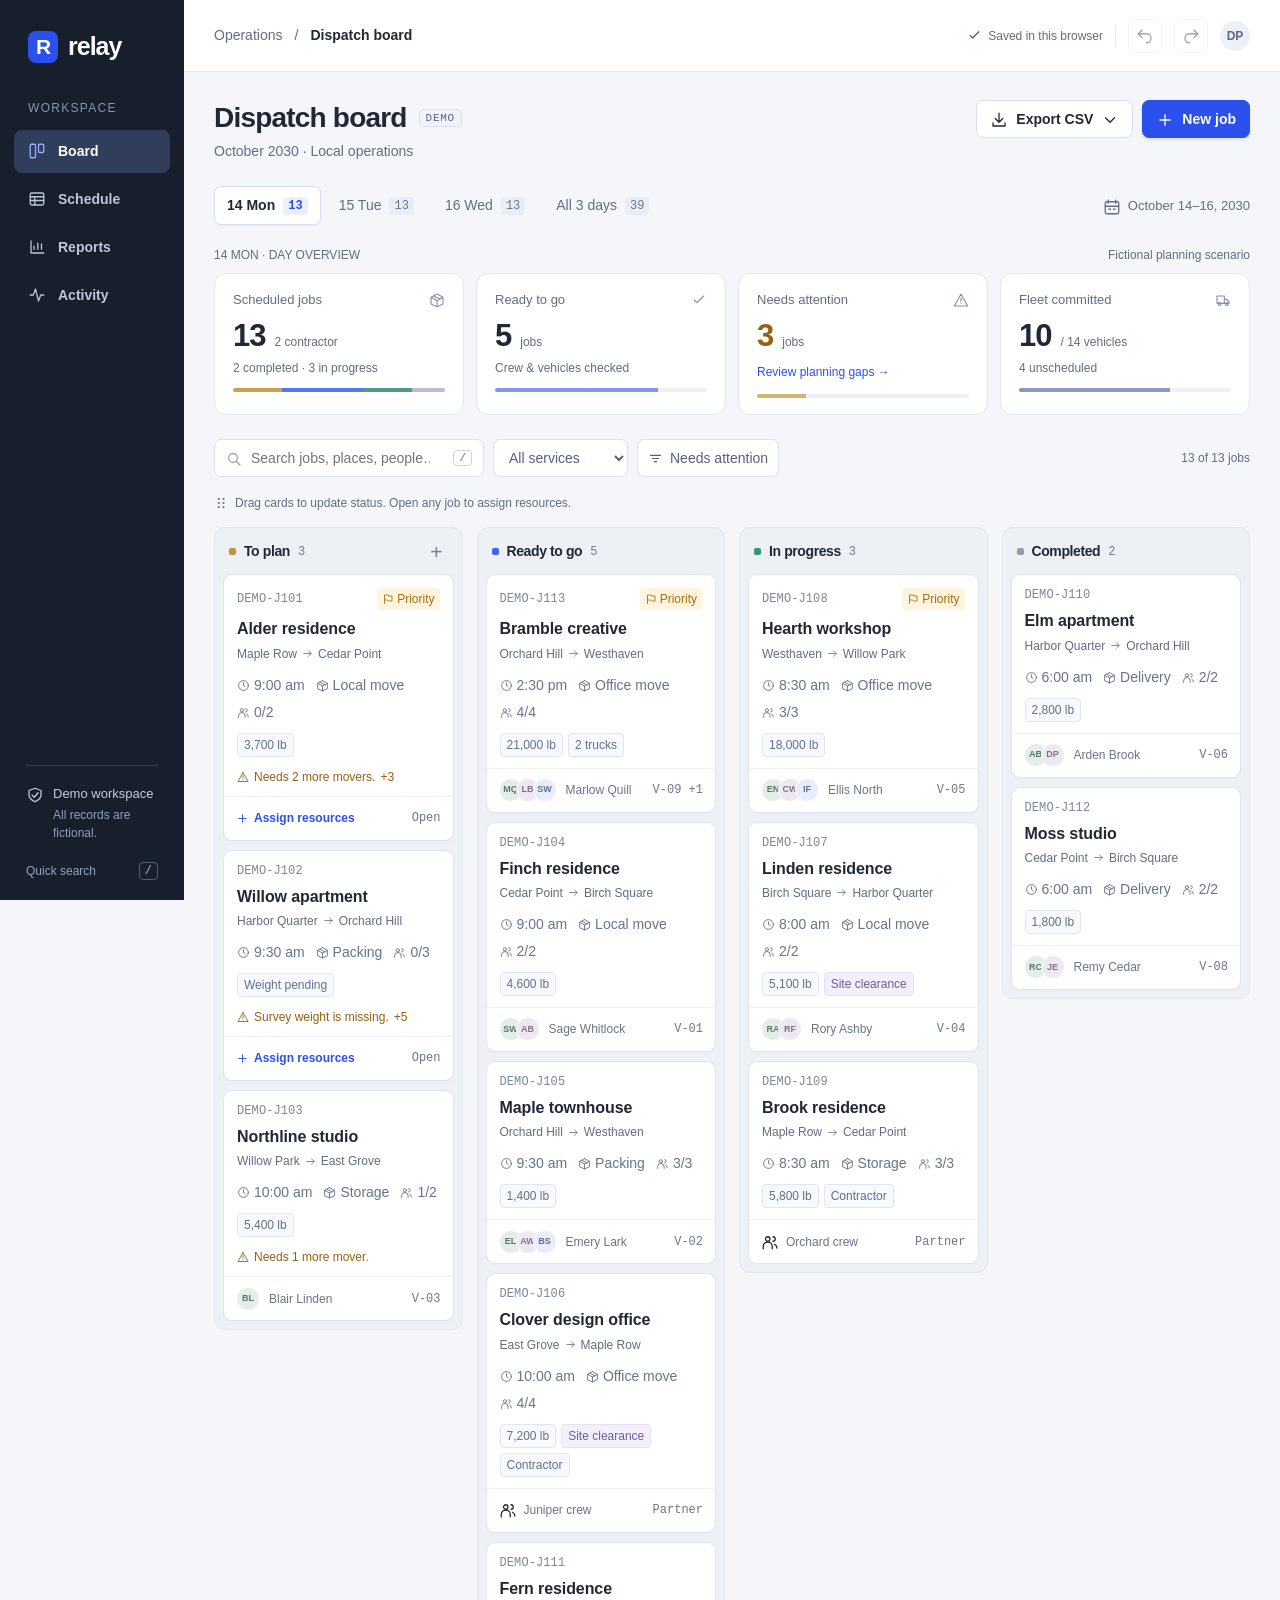
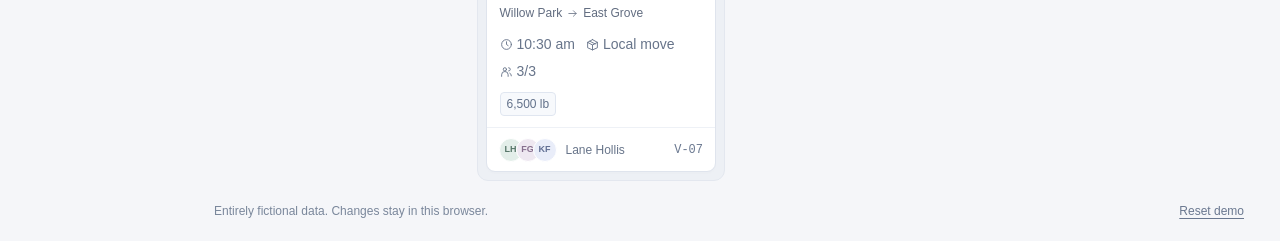
<file: index.html>
<!doctype html>
<html lang="en">
<head>
  <meta charset="utf-8">
  <meta name="viewport" content="width=device-width, initial-scale=1">
  <meta name="description" content="Relay is an interactive dispatch planning demo with entirely fictional jobs, people, vehicles, and locations. Runs offline without installation.">
  <meta name="color-scheme" content="light">
  <title>Relay — Dispatch board demo</title>
  <link rel="icon" type="image/svg+xml" href="data:image/svg+xml,%3Csvg xmlns='http://www.w3.org/2000/svg' viewBox='0 0 32 32'%3E%3Crect width='32' height='32' rx='8' fill='%232c50ed'/%3E%3Cpath d='M9 23V9h8a5 5 0 0 1 0 10h-3l8 4M9 16h8' stroke='white' stroke-width='2.5' fill='none'/%3E%3C/svg%3E">
  <link rel="stylesheet" href="assets/css/styles.css">
</head>
<body>
  <a class="skip-link" href="#main">Skip to dispatch workspace</a>
  <aside class="sidebar" aria-label="Main navigation">
    <div class="brand"><span class="brand-mark" aria-hidden="true">R</span><span class="brand-word">relay</span></div>
    <div class="nav-caption">WORKSPACE</div>
    <nav class="nav-list" id="navigation"></nav>
    <div class="sidebar-bottom">
      <div class="demo-side"><span data-icon="shield"></span><div>Demo workspace<small>All records are fictional.</small></div></div>
      <div class="shortcut"><span>Quick search</span><kbd>/</kbd></div>
    </div>
  </aside>
  <div class="workspace">
    <header class="topbar">
      <div class="breadcrumb"><span>Operations</span><span aria-hidden="true">/</span><strong id="breadcrumb">Dispatch board</strong></div>
      <div class="top-actions"><span class="saved" id="save-status"></span><span class="top-rule"></span><button class="icon-button" id="undo" title="Undo (Ctrl/⌘ Z)" aria-label="Undo last change" disabled data-action="undo"><span data-icon="undo"></span></button><button class="icon-button" id="redo" title="Redo (Ctrl/⌘ Shift Z)" aria-label="Redo last change" disabled data-action="redo"><span data-icon="redo"></span></button><span class="avatar-self" title="Demo dispatcher">DP</span></div>
    </header>
    <main class="main" id="main" tabindex="-1">
      <div class="page-heading"><div><div class="title-line"><h1 id="page-title">Dispatch board</h1><span class="demo-badge">DEMO</span></div><p class="page-subtitle" id="page-subtitle">October 2030 · Local operations</p></div><div class="page-actions"><div class="export-wrap"><button class="btn" id="export-button" data-action="export-menu" aria-expanded="false" aria-controls="export-menu"><span data-icon="download"></span>Export CSV<span data-icon="chevronDown"></span></button><div class="export-menu" id="export-menu" hidden><button data-action="export-schedule"><span data-icon="table"></span>Current schedule</button><button data-action="export-summary"><span data-icon="chart"></span>Daily summary</button><button data-action="export-activity"><span data-icon="activity"></span>Activity log</button></div></div><button class="btn primary" data-action="new"><span data-icon="plus"></span>New job</button></div></div>
      <div class="datebar"><div class="date-tabs" id="date-tabs" aria-label="Schedule dates"></div><div class="period"><span data-icon="calendar"></span>October 14–16, 2030</div></div>
      <div class="overview-caption"><span id="overview-scope">DAY OVERVIEW</span><span>Fictional planning scenario</span></div>
      <section class="metrics" id="metrics" aria-label="Schedule overview"></section>
      <div class="filterbar" id="filters"><div class="filter-left"><label class="searchbox"><span data-icon="search"></span><input type="search" id="search" placeholder="Search jobs, places, people…" aria-label="Search jobs, places, and people" autocomplete="off"><kbd aria-hidden="true">/</kbd></label><select class="filter-select" id="service-filter" aria-label="Filter by service"><option value="all">All services</option></select><button class="filter-toggle" id="attention-filter" data-action="attention" aria-pressed="false"><span data-icon="filter"></span>Needs attention</button><button class="filter-reset" data-action="clear-filters" id="clear-filters" hidden>Clear filters</button></div><span class="result-count" id="result-count" aria-live="polite"></span></div>
      <p class="filter-hint" id="view-hint"></p>
      <section id="view" aria-label="Dispatch jobs"></section>
      <footer class="bottom-note"><span id="footer-copy">Demo data only. Changes stay in this browser.</span><button data-action="reset">Reset demo</button></footer>
    </main>
  </div>
  <dialog class="drawer" id="job-dialog" aria-labelledby="drawer-title"></dialog>
  <dialog class="compact-dialog" id="confirm-dialog" aria-labelledby="confirm-title"><h2 id="confirm-title">Reset this demo?</h2><p>This restores the fictional schedule and clears your local edits and activity. The reset can be undone until you refresh.</p><div class="dialog-actions"><button class="btn" data-action="cancel-reset">Keep my changes</button><button class="btn primary" data-action="confirm-reset">Reset demo</button></div></dialog>
  <div class="toast" id="toast" role="status" aria-live="polite"></div>
  <noscript><div class="noscript">Enable JavaScript to use this interactive dispatch demo. It works offline and does not connect to any external service.</div></noscript>
  <!-- The demo dataset in assets/js/app.js is entirely fictional. -->
  <script src="assets/js/app.js" defer></script>
</body>
</html>
</file>
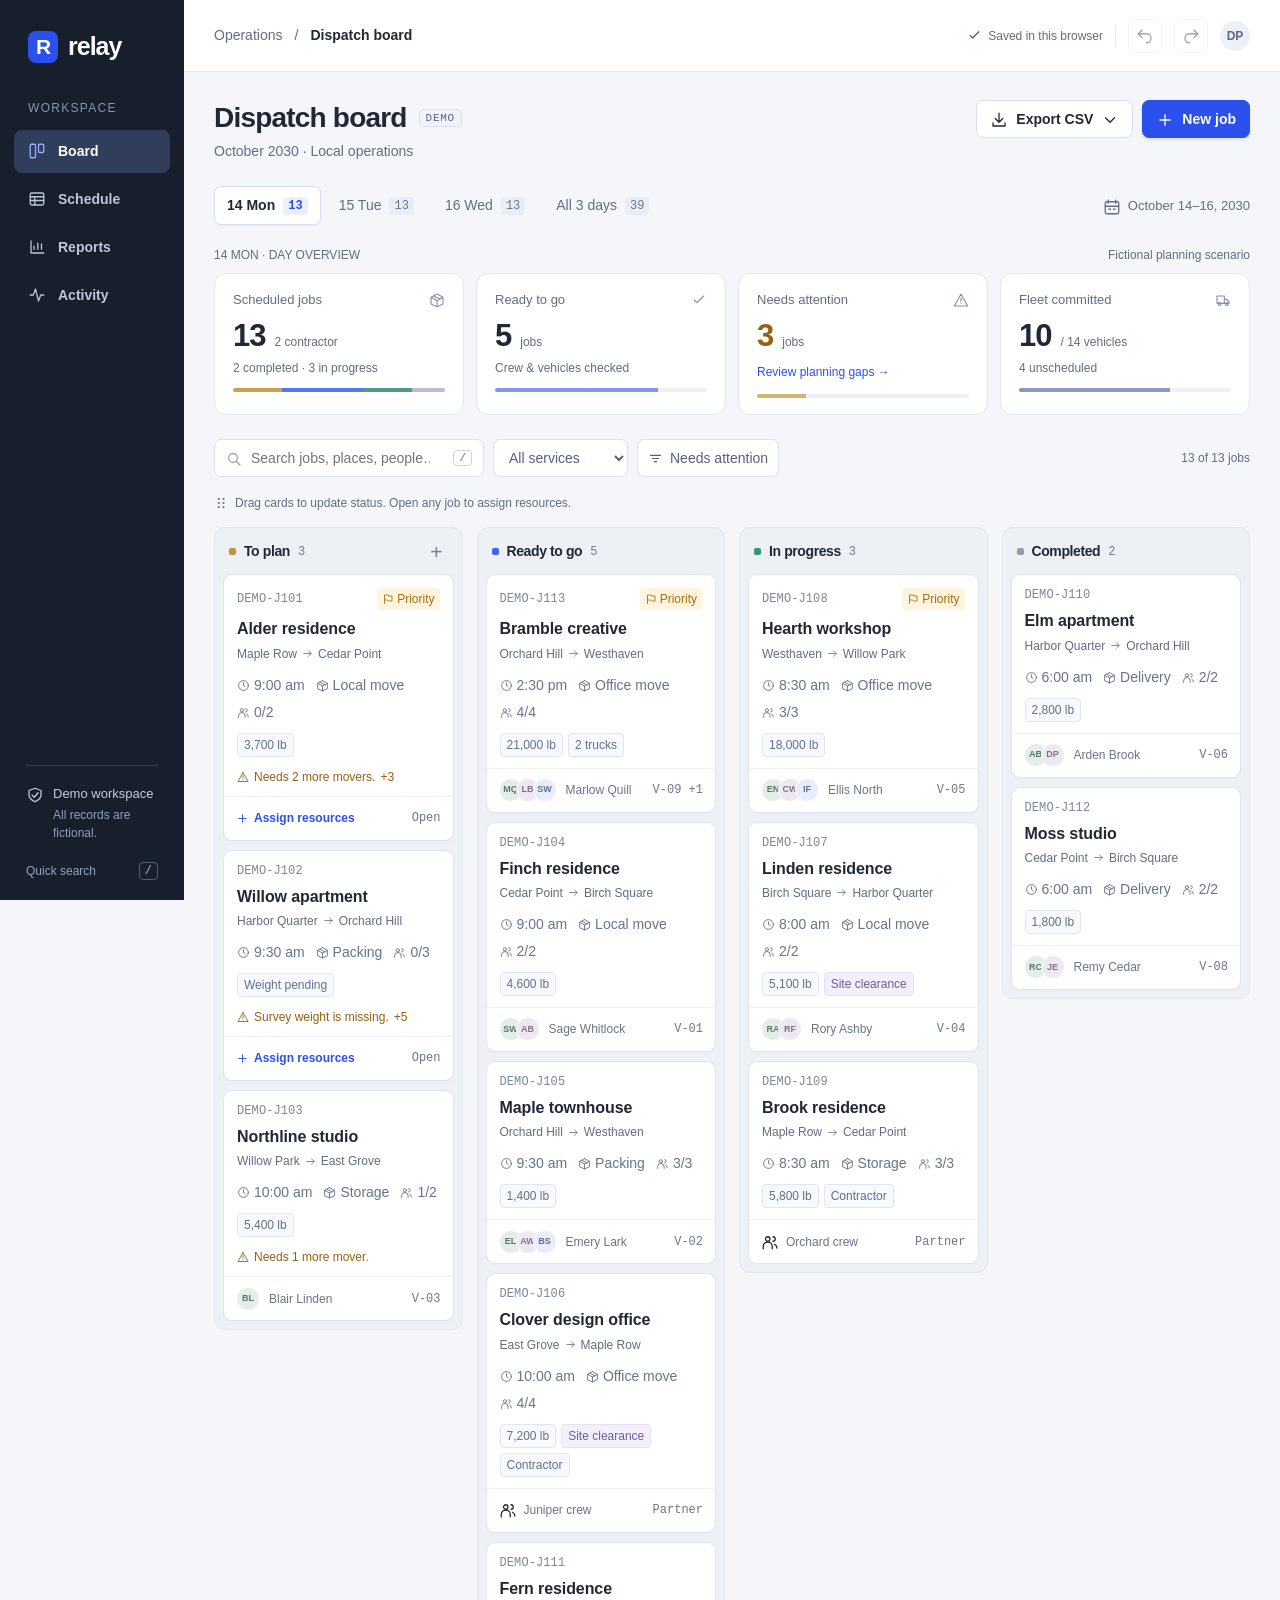
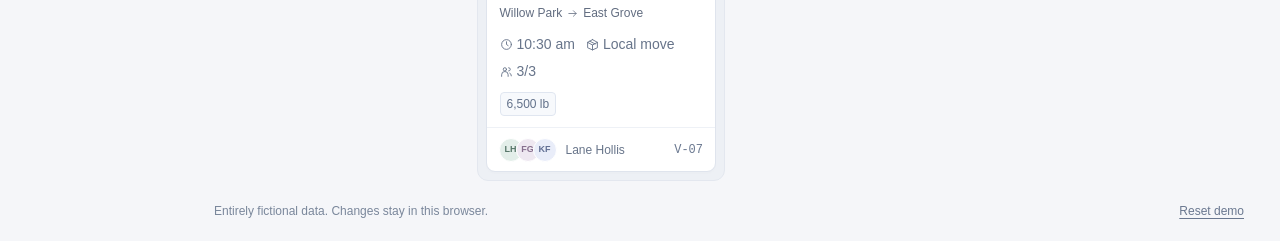
<file: dispatch_board.html>
<!doctype html>
<html lang="en">
<head>
  <meta charset="utf-8">
  <meta name="viewport" content="width=device-width, initial-scale=1">
  <meta name="description" content="Relay is an interactive dispatch planning demo with entirely fictional jobs, people, vehicles, and locations. Runs offline without installation.">
  <meta name="color-scheme" content="light">
  <title>Relay — Dispatch board demo</title>
  <link rel="icon" type="image/svg+xml" href="data:image/svg+xml,%3Csvg xmlns='http://www.w3.org/2000/svg' viewBox='0 0 32 32'%3E%3Crect width='32' height='32' rx='8' fill='%232c50ed'/%3E%3Cpath d='M9 23V9h8a5 5 0 0 1 0 10h-3l8 4M9 16h8' stroke='white' stroke-width='2.5' fill='none'/%3E%3C/svg%3E">
  <style>
:root {
  --bg:#f5f6f9;
  --paper:#fff;
  --ink:#202735;
  --muted:#626d80;
  --line:#e3e7ee;
  --blue:#2c50ed;
  --blue-wash:#eef2ff;
  --nav:#171e2c;
  --green:#21674e;
  --green-wash:#e9f5ef;
  --amber:#956012;
  --amber-wash:#fff5df;
  --red:#b34646;
  --red-wash:#fff0ef;
  --radius:12px;
  --sans:Inter,"Segoe UI",-apple-system,BlinkMacSystemFont,Arial,sans-serif;
  --mono:"SFMono-Regular",Consolas,"Liberation Mono",monospace
}

* {
  box-sizing:border-box
}

body {
  margin:0;
  color:var(--ink);
  background:var(--bg);
  font:16px/1.5 var(--sans);
  -webkit-font-smoothing:antialiased
}

button,input,select,textarea {
  font:inherit
}

button,select {
  cursor:pointer
}

button {
  color:inherit
}

button {
  border:0;
  background:none
}

button:disabled {
  cursor:not-allowed;
  opacity:.43
}

button:focus-visible,a:focus-visible,summary:focus-visible {
  outline:3px solid #7790ff;
  outline-offset:3px
}

input:focus,select:focus,textarea:focus {
  outline:2px solid #7790ff;
  outline-offset:1px
}

a {
  color:var(--blue)
}

svg {
  width:18px;
  height:18px;
  flex-shrink:0;
  vertical-align:middle;
  fill:none;
  stroke:currentColor;
  stroke-width:1.7;
  stroke-linecap:round;
  stroke-linejoin:round
}

h1,h2,h3,p {
  margin:0
}

h1 {
  font-size:28px;
  line-height:1.3;
  font-weight:650;
  letter-spacing:-.8px
}

h2 {
  font-size:19px;
  letter-spacing:-.4px;
  font-weight:650
}

h3 {
  font-size:16px;
  font-weight:650
}

small {
  font-size:12px
}

.muted {
  color:var(--muted)
}

.mono {
  font-family:var(--mono);
  font-size:12px;
  letter-spacing:.1px
}

.sr-only {
  position:absolute!important;
  width:1px;
  height:1px;
  padding:0;
  overflow:hidden;
  clip:rect(0,0,0,0);
  white-space:nowrap;
  border:0
}

.skip-link {
  position:fixed;
  top:-80px;
  left:210px;
  z-index:100;
  background:#fff;
  padding:12px
}

.skip-link:focus {
  top:10px
}

[hidden] {
  display:none!important
}

.sidebar {
  width:184px;
  position:fixed;
  inset:0 auto 0 0;
  display:flex;
  flex-direction:column;
  background:var(--nav);
  color:#bbc3d3;
  padding:28px 14px 20px;
  z-index:10
}

.brand {
  display:flex;
  align-items:center;
  gap:10px;
  color:white;
  padding:0 14px 33px;
  font-size:25px;
  font-weight:650;
  letter-spacing:-1px
}

.brand-mark {
  display:grid;
  place-items:center;
  width:30px;
  height:32px;
  background:var(--blue);
  color:white;
  border-radius:8px;
  font-size:21px;
  font-weight:650;
  letter-spacing:-1.4px
}

.nav-caption {
  font-size:12px;
  letter-spacing:1.3px;
  color:#8995aa;
  padding:0 14px 13px
}

.nav-list {
  display:flex;
  flex-direction:column;
  gap:5px
}

.nav-item {
  display:flex;
  align-items:center;
  gap:12px;
  width:100%;
  text-align:left;
  padding:11px 14px;
  border-radius:8px;
  color:#bdc6d8;
  font-size:14px;
  font-weight:550
}

.nav-item:hover {
  background:#242d40;
  color:white
}

.nav-item.active {
  background:#303d5b;
  color:white
}

.nav-item.active svg {
  color:#9cafff
}

.nav-count {
  margin-left:auto;
  background:#445474;
  color:#e6ecff;
  padding:0 6px;
  border-radius:4px;
  font-size:12px
}

.sidebar-bottom {
  margin-top:auto;
  padding:28px 12px 0
}

.demo-side {
  border-top:1px solid #344055;
  padding-top:18px;
  display:flex;
  gap:9px;
  color:#c3cbdb;
  font-size:13px
}

.demo-side svg {
  margin-top:2px
}

.demo-side small {
  display:block;
  color:#93a0b6;
  margin-top:3px
}

.shortcut {
  display:flex;
  justify-content:space-between;
  align-items:center;
  margin-top:20px;
  font-size:12px;
  color:#97a3b8
}

kbd {
  font:12px var(--mono);
  border:1px solid #ccd3de;
  border-radius:4px;
  padding:1px 5px;
  color:var(--muted);
  box-shadow:0 1px 0 #ccd3de;
  background:white
}

.sidebar kbd {
  color:#a9b6cc;
  background:transparent;
  border-color:#506078;
  box-shadow:none
}

.workspace {
  margin-left:184px;
  min-width:0
}

.topbar {
  min-height:72px;
  background:white;
  border-bottom:1px solid var(--line);
  padding:16px 30px;
  display:flex;
  align-items:center;
  justify-content:space-between;
  gap:18px
}

.breadcrumb {
  display:flex;
  gap:12px;
  align-items:center;
  font-size:14px;
  color:var(--muted)
}

.breadcrumb strong {
  font-weight:550;
  color:var(--ink)
}

.top-actions {
  display:flex;
  align-items:center;
  gap:12px
}

.saved {
  font-size:12px;
  color:var(--muted);
  display:flex;
  align-items:center;
  gap:6px
}

.saved svg {
  width:15px;
  height:15px;
  color:var(--green)
}

.top-rule {
  height:22px;
  width:1px;
  background:var(--line)
}

.icon-button {
  width:34px;
  height:34px;
  display:grid;
  place-items:center;
  border:1px solid var(--line);
  border-radius:7px;
  background:#fff
}

.icon-button:hover {
  background:var(--bg)
}

.avatar-self {
  width:30px;
  height:30px;
  border-radius:50%;
  background:#edf0f7;
  color:#5a6984;
  display:grid;
  place-items:center;
  font-size:12px;
  font-weight:600
}

.main {
  padding:28px 30px 20px;
  max-width:1920px;
  margin:0 auto
}

.page-heading {
  display:flex;
  justify-content:space-between;
  align-items:flex-start;
  gap:20px;
  margin-bottom:24px
}

.title-line {
  display:flex;
  align-items:center;
  gap:12px
}

.demo-badge {
  color:#576684;
  border:1px solid #d6dfef;
  border-radius:5px;
  padding:2px 6px;
  font:11px var(--mono);
  letter-spacing:.7px;
  background:#f0f3f9
}

.page-subtitle {
  margin-top:5px;
  font-size:14px;
  color:var(--muted)
}

.page-actions {
  display:flex;
  gap:9px;
  flex-wrap:wrap
}

.btn {
  display:inline-flex;
  align-items:center;
  justify-content:center;
  gap:8px;
  min-height:38px;
  padding:8px 13px;
  border:1px solid #d8deea;
  border-radius:7px;
  background:#fff;
  font-size:14px;
  font-weight:550;
  line-height:1.3;
  white-space:nowrap;
  transition:background .15s,box-shadow .15s
}

.btn:hover {
  background:#f0f3fa;
  box-shadow:0 1px 3px #24324d12
}

.btn.primary {
  color:white;
  background:var(--blue);
  border-color:var(--blue);
  box-shadow:0 2px 3px #2945af20
}

.btn.primary:hover {
  background:#2545d3
}

.btn.soft {
  background:var(--blue-wash);
  color:var(--blue);
  border-color:#dae1fc
}

.btn.small {
  font-size:13px;
  min-height:31px;
  padding:6px 9px
}

.btn.danger {
  color:var(--red)
}

.text-button {
  color:var(--blue);
  font-size:13px;
  font-weight:550;
  padding:2px 0;
  display:inline-flex;
  align-items:center;
  gap:5px
}

.export-wrap {
  position:relative
}

.export-menu {
  position:absolute;
  top:44px;
  right:0;
  background:#fff;
  padding:6px;
  border:1px solid var(--line);
  border-radius:9px;
  box-shadow:0 8px 30px #1721341f;
  z-index:20;
  width:220px
}

.export-menu button {
  display:flex;
  align-items:center;
  gap:9px;
  width:100%;
  padding:10px;
  text-align:left;
  font-size:14px;
  border-radius:5px
}

.export-menu button:hover {
  background:var(--bg)
}

.datebar {
  display:flex;
  align-items:center;
  justify-content:space-between;
  gap:12px;
  margin-bottom:21px
}

.date-tabs {
  display:flex;
  gap:5px;
  flex-wrap:wrap
}

.date-tab {
  padding:8px 12px;
  border:1px solid transparent;
  border-radius:7px;
  font-size:14px;
  color:var(--muted);
  display:flex;
  align-items:center;
  gap:8px
}

.date-tab:hover {
  background:#e9edf5
}

.date-tab.active {
  background:white;
  border-color:#d6deeb;
  color:var(--ink);
  box-shadow:0 1px 2px #1b284509;
  font-weight:600
}

.date-tab .date-num {
  font-family:var(--mono);
  font-size:12px;
  color:#6a7690;
  background:#e9edf5;
  border-radius:4px;
  padding:0 5px
}

.date-tab.active .date-num {
  background:#eaf0ff;
  color:var(--blue)
}

.period {
  font-size:13px;
  color:var(--muted);
  display:flex;
  align-items:center;
  gap:7px
}

.overview-caption {
  display:flex;
  justify-content:space-between;
  margin-bottom:9px;
  font-size:12px;
  color:var(--muted)
}

.metrics {
  display:grid;
  grid-template-columns:repeat(4,minmax(0,1fr));
  gap:12px;
  margin-bottom:24px
}

.metric {
  background:white;
  border:1px solid var(--line);
  border-radius:var(--radius);
  padding:16px 18px;
  min-width:0;
  position:relative
}

.metric-label {
  font-size:13px;
  color:var(--muted);
  display:flex;
  align-items:center;
  justify-content:space-between;
  gap:8px
}

.metric-label svg {
  color:#8490a5;
  width:16px;
  height:16px
}

.metric-value {
  display:flex;
  align-items:baseline;
  gap:9px;
  margin:6px 0 3px;
  font-size:31px;
  line-height:1.3;
  font-weight:600;
  letter-spacing:-1px;
  font-variant-numeric:tabular-nums
}

.metric-note {
  font-size:12px;
  color:var(--muted);
  font-weight:400;
  letter-spacing:0
}

.metric-bottom {
  display:flex;
  align-items:center;
  gap:8px;
  font-size:12px;
  color:var(--muted)
}

.metric.attention .metric-value {
  color:var(--amber)
}

.metric-link {
  color:var(--blue);
  font-size:12px;
  padding:0;
  text-align:left
}

.tiny-progress {
  height:4px;
  border-radius:9px;
  background:#edf0f5;
  overflow:hidden;
  margin-top:11px;
  display:flex
}

.tiny-progress>span {
  height:100%
}

.filterbar {
  display:flex;
  align-items:center;
  justify-content:space-between;
  gap:12px;
  margin-bottom:17px
}

.filter-left {
  display:flex;
  gap:9px;
  align-items:center;
  flex:1;
  min-width:0;
  flex-wrap:wrap
}

.searchbox {
  display:flex;
  align-items:center;
  gap:9px;
  background:white;
  border:1px solid #dce2ec;
  border-radius:7px;
  padding:0 11px;
  width:270px;
  max-width:100%;
  height:38px
}

.searchbox svg {
  color:#8b96a9;
  width:16px;
  height:16px
}

.searchbox input {
  padding:7px 0;
  width:100%;
  border:0;
  outline:0;
  font-size:14px;
  min-width:0;
  background:transparent;
  color:var(--ink)
}

.searchbox:focus-within {
  outline:2px solid #7790ff;
  outline-offset:1px
}

.searchbox input:focus {
  outline:0
}

.searchbox kbd {
  font-size:11px;
  box-shadow:none
}

.filter-select {
  height:38px;
  padding:7px 27px 7px 11px;
  background:white;
  border:1px solid #dce2ec;
  border-radius:7px;
  font-size:14px;
  color:#576275;
  max-width:190px
}

.filter-toggle {
  height:38px;
  display:flex;
  align-items:center;
  gap:7px;
  padding:7px 10px;
  border:1px solid #dce2ec;
  background:white;
  border-radius:7px;
  font-size:14px;
  color:#576275
}

.filter-toggle.active {
  border-color:#d1dcff;
  background:var(--blue-wash);
  color:var(--blue)
}

.filter-toggle svg {
  width:15px;
  height:15px
}

.result-count {
  font-size:12px;
  color:var(--muted);
  white-space:nowrap
}

.filter-hint {
  display:flex;
  align-items:center;
  gap:7px;
  font-size:12px;
  color:var(--muted);
  margin-bottom:15px
}

.filter-hint svg {
  width:14px;
  height:14px
}

.filter-reset {
  font-size:13px;
  color:var(--blue);
  padding:3px 5px
}

.board {
  display:grid;
  grid-template-columns:repeat(4,minmax(0,1fr));
  gap:14px;
  align-items:start
}

.board.days {
  grid-template-columns:repeat(3,minmax(0,1fr))
}

.lane {
  border:1px solid #e3e7ef;
  border-radius:11px;
  background:#edf0f5;
  min-width:0;
  min-height:220px;
  padding:0 8px 8px;
  transition:background .15s,outline .15s
}

.lane.drop-over {
  background:#e3eaff;
  outline:2px solid #7a95ef;
  outline-offset:-2px
}

.lane-head {
  display:flex;
  align-items:center;
  justify-content:space-between;
  padding:13px 6px 12px;
  gap:8px
}

.lane-title {
  display:flex;
  align-items:center;
  gap:8px;
  font-size:14px;
  font-weight:600
}

.lane-dot {
  width:7px;
  height:7px;
  border-radius:2px;
  background:#8c9aaa
}

.lane-dot.planning {
  background:#c49242
}

.lane-dot.ready {
  background:#4362e8
}

.lane-dot.running {
  background:#38937a
}

.lane-dot.done {
  background:#929cae
}

.lane-count {
  color:#6f7c92;
  font-family:var(--mono);
  font-size:12px;
  font-weight:400
}

.lane-add {
  color:#71809a;
  font-size:21px;
  padding:0 5px;
  line-height:1
}

.lane-body {
  display:flex;
  flex-direction:column;
  gap:9px
}

.job-card {
  background:white;
  border:1px solid #dfe4ed;
  border-radius:9px;
  box-shadow:0 2px 2px #27314903;
  overflow:hidden;
  transition:border .15s,box-shadow .15s,transform .15s
}

.job-card:hover {
  border-color:#aebbdb;
  box-shadow:0 5px 13px #1c2d5810;
  transform:translateY(-1px)
}

.job-card.dragging {
  opacity:.45;
  transform:rotate(1deg)
}

.card-open {
  width:100%;
  padding:13px 13px 11px;
  text-align:left;
  display:block;
  cursor:grab
}

.card-open:active {
  cursor:grabbing
}

.card-top {
  display:flex;
  align-items:center;
  gap:6px;
  justify-content:space-between;
  margin-bottom:8px
}

.job-id {
  color:#7c879a;
  font:11px var(--mono);
  letter-spacing:.1px
}

.priority {
  color:#a66b14;
  background:#fff5de;
  padding:2px 5px;
  border-radius:4px;
  font-size:11px;
  display:inline-flex;
  align-items:center;
  gap:3px;
  white-space:nowrap
}

.priority svg {
  width:12px;
  height:12px
}

.card-title {
  font-size:15px;
  font-weight:600;
  line-height:1.4;
  margin-bottom:4px;
  letter-spacing:-.1px
}

.card-route {
  display:flex;
  align-items:center;
  gap:5px;
  flex-wrap:wrap;
  font-size:12px;
  color:var(--muted);
  min-height:18px
}

.card-route svg {
  width:11px;
  height:11px
}

.card-facts {
  display:flex;
  flex-wrap:wrap;
  gap:6px 11px;
  font-size:12px;
  color:#67748a;
  margin-top:12px
}

.card-facts span {
  display:inline-flex;
  align-items:center;
  gap:4px
}

.card-facts svg {
  width:13px;
  height:13px
}

.card-tags {
  display:flex;
  gap:5px;
  flex-wrap:wrap;
  margin-top:10px
}

.tag {
  font-size:11px;
  line-height:1.5;
  padding:2px 6px;
  border:1px solid #e0e6f0;
  border-radius:4px;
  color:#62718a;
  background:#f7f9fc
}

.tag.secure {
  color:#6b5ca1;
  background:#f3f0fb;
  border-color:#e7e1f4
}

.tag.issue {
  color:var(--amber);
  background:var(--amber-wash);
  border-color:#f3e5c6
}

.tag.status-ready {
  color:var(--blue);
  border-color:#dce3ff;
  background:var(--blue-wash)
}

.tag.status-running {
  color:var(--green);
  background:var(--green-wash);
  border-color:#d2e9de
}

.tag.status-done {
  color:#69758b;
  background:#eef1f6;
  border-color:#dfe5ee
}

.card-footer {
  border-top:1px solid #eef1f6;
  display:flex;
  align-items:center;
  justify-content:space-between;
  min-height:44px;
  padding:9px 12px;
  gap:6px
}

.crew-line {
  display:flex;
  align-items:center;
  gap:7px;
  min-width:0
}

.avatar {
  width:24px;
  height:24px;
  border:1.5px solid #fff;
  background:#e9edf9;
  border-radius:50%;
  font-size:9px;
  display:inline-flex;
  align-items:center;
  justify-content:center;
  font-weight:600;
  color:#627094;
  flex-shrink:0
}

.avatar:nth-child(3n+1) {
  background:#e3eee9;
  color:#58776a
}

.avatar:nth-child(3n+2) {
  background:#eee8f1;
  color:#87708f
}

.avatar-stack {
  display:flex;
  padding-right:2px
}

.avatar-stack .avatar+.avatar {
  margin-left:-7px
}

.card-assignee {
  font-size:11px;
  color:#68758a;
  white-space:nowrap;
  overflow:hidden;
  text-overflow:ellipsis
}

.card-unit {
  font:11px var(--mono);
  color:#69778f;
  white-space:nowrap
}

.assign-link {
  font-size:12px;
  font-weight:550;
  color:var(--blue);
  display:flex;
  align-items:center;
  gap:5px;
  padding:0
}

.assign-link svg {
  width:13px;
  height:13px
}

.card-alert {
  font-size:11px;
  color:var(--amber);
  display:flex;
  align-items:center;
  gap:5px;
  padding:0 13px 10px
}

.card-alert svg {
  width:12px;
  height:12px
}

.lane-empty {
  padding:25px 15px 30px;
  text-align:center;
  font-size:13px;
  color:#7d899c;
  border:1px dashed #cfd7e4;
  border-radius:8px;
  margin:2px 2px 4px
}

.empty-state {
  padding:52px 20px;
  text-align:center;
  background:white;
  border:1px solid var(--line);
  border-radius:12px;
  color:var(--muted)
}

.empty-state svg {
  height:30px;
  width:30px;
  color:#8090af;
  margin-bottom:10px
}

.empty-state h2 {
  color:var(--ink);
  margin-bottom:5px
}

.empty-state .btn {
  margin-top:15px
}

.bottom-note {
  display:flex;
  align-items:center;
  justify-content:space-between;
  gap:15px;
  margin-top:20px;
  font-size:12px;
  color:#7a879b
}

.bottom-note button {
  font-size:12px;
  color:#6a7890;
  text-decoration:underline;
  text-underline-offset:3px
}

.table-shell {
  background:#fff;
  border:1px solid var(--line);
  border-radius:12px;
  overflow:auto
}

.schedule-table {
  border-collapse:collapse;
  width:100%;
  text-align:left;
  white-space:nowrap
}

.schedule-table th {
  font-size:12px;
  color:#7b879a;
  font-weight:500;
  padding:12px 16px;
  border-bottom:1px solid var(--line);
  background:#fafbfd
}

.schedule-table th button {
  font-size:12px;
  color:inherit;
  padding:0;
  display:flex;
  align-items:center;
  gap:5px
}

.schedule-table td {
  font-size:14px;
  padding:13px 16px;
  border-bottom:1px solid #edf0f5
}

.schedule-table tbody tr:last-child td {
  border-bottom:0
}

.schedule-table tbody tr:hover {
  background:#fafbff
}

.table-job {
  font-weight:550;
  text-align:left;
  padding:0;
  display:block;
  color:#2d3d5b
}

.table-job:hover {
  color:var(--blue)
}

.table-sub {
  display:block;
  color:var(--muted);
  font-size:12px;
  margin-top:3px
}

.table-crew {
  display:flex;
  align-items:center;
  gap:7px
}

.schedule-table .day-heading td {
  background:#f5f7fb;
  font-size:12px;
  color:#6c7890;
  font-weight:600;
  padding:9px 16px
}

.table-state {
  display:inline-flex;
  align-items:center;
  gap:6px;
  font-size:12px
}

.table-state:before {
  content:"";
  width:6px;
  height:6px;
  background:#98a2b5;
  border-radius:50%
}

.table-state.planning:before {
  background:#c49242
}

.table-state.ready:before {
  background:#4362e8
}

.table-state.running:before {
  background:#38937a
}

.reports-grid {
  display:grid;
  grid-template-columns:1fr 1fr;
  gap:18px
}

.report-panel {
  background:#fff;
  border:1px solid var(--line);
  border-radius:12px;
  padding:22px
}

.report-panel.full {
  grid-column:1/-1
}

.report-title {
  display:flex;
  justify-content:space-between;
  align-items:center;
  gap:12px;
  margin-bottom:21px
}

.report-sub {
  font-size:12px;
  color:var(--muted);
  margin-top:4px
}

.coverage-summary {
  display:flex;
  gap:28px;
  align-items:center;
  margin-bottom:23px
}

.coverage-ring {
  width:110px;
  height:110px;
  flex-shrink:0;
  display:grid;
  place-items:center;
  border-radius:50%;
  position:relative;
  background:conic-gradient(var(--blue) calc(var(--value)*1%),#edf1f8 0)
}

.coverage-ring:before {
  content:"";
  position:absolute;
  inset:9px;
  background:white;
  border-radius:50%
}

.coverage-number {
  position:relative;
  font-size:25px;
  font-weight:650;
  letter-spacing:-.8px
}

.coverage-copy p {
  font-size:14px;
  color:var(--muted);
  margin-top:5px
}

.legend {
  display:flex;
  gap:10px 17px;
  flex-wrap:wrap;
  font-size:12px;
  color:var(--muted);
  margin-bottom:18px
}

.legend span {
  display:flex;
  align-items:center;
  gap:6px
}

.legend i {
  width:7px;
  height:7px;
  border-radius:2px;
  display:block
}

.chart-row {
  display:grid;
  grid-template-columns:70px 1fr 32px;
  gap:13px;
  align-items:center;
  font-size:12px;
  margin:15px 0
}

.chart-day {
  text-align:left;
  padding:0;
  color:var(--muted);
  font-size:12px
}

.chart-day:hover {
  color:var(--blue)
}

.chart-track {
  height:14px;
  background:#f0f3f8;
  display:flex;
  border-radius:4px;
  overflow:hidden
}

.chart-track span {
  height:100%
}

.chart-total {
  text-align:right;
  font-family:var(--mono);
  color:var(--muted)
}

.resource-row {
  margin-bottom:18px
}

.resource-row:last-child {
  margin-bottom:0
}

.resource-meta {
  display:flex;
  justify-content:space-between;
  gap:10px;
  font-size:14px;
  margin-bottom:8px
}

.resource-meta small {
  color:var(--muted)
}

.resource-track {
  height:6px;
  background:#edf0f6;
  border-radius:3px;
  overflow:hidden
}

.resource-track>span {
  display:block;
  height:100%;
  border-radius:3px;
  background:#6c85e9
}

.resource-caption {
  font-size:12px;
  color:var(--muted);
  margin-top:22px
}

.exceptions {
  display:flex;
  flex-direction:column;
  gap:0
}

.exception {
  display:flex;
  align-items:flex-start;
  gap:11px;
  border-top:1px solid #edf0f5;
  padding:14px 0;
  text-align:left;
  width:100%
}

.exception:first-child {
  border-top:0;
  padding-top:0
}

.exception:last-child {
  padding-bottom:0
}

.exception-icon {
  color:#b7822e;
  background:#fff5df;
  width:29px;
  height:29px;
  border-radius:7px;
  display:grid;
  place-items:center;
  flex-shrink:0
}

.exception-icon svg {
  width:15px;
  height:15px
}

.exception strong {
  font-size:14px;
  font-weight:550
}

.exception p {
  font-size:12px;
  color:var(--muted);
  margin-top:3px
}

.exception>svg {
  margin-left:auto;
  margin-top:7px;
  width:16px;
  height:16px;
  color:#9aa5b7
}

.service-row {
  display:grid;
  grid-template-columns:110px 1fr 32px;
  gap:10px;
  align-items:center;
  font-size:13px;
  margin-bottom:17px
}

.service-row:last-child {
  margin-bottom:0
}

.service-row .chart-track {
  height:7px
}

.service-row .chart-track span {
  background:#8497dd;
  border-radius:3px
}

.audit-head {
  padding:20px;
  border-bottom:1px solid var(--line);
  display:flex;
  justify-content:space-between;
  align-items:center
}

.audit-list {
  list-style:none;
  padding:0 20px;
  margin:0
}

.audit-item {
  display:flex;
  gap:13px;
  padding:19px 0;
  border-bottom:1px solid #edf0f5
}

.audit-item:last-child {
  border-bottom:0
}

.audit-icon {
  background:#eef2fc;
  color:#5b78d6;
  width:31px;
  height:31px;
  border-radius:8px;
  display:grid;
  place-items:center;
  flex-shrink:0
}

.audit-copy {
  font-size:14px;
  flex:1
}

.audit-copy small {
  display:block;
  color:var(--muted);
  margin-top:4px
}

.audit-time {
  font-size:12px;
  color:var(--muted);
  white-space:nowrap
}

dialog {
  padding:0;
  color:var(--ink);
  border:1px solid var(--line);
  box-shadow:0 20px 80px #17203930
}

dialog::backdrop {
  background:#10192d55;
  backdrop-filter:blur(2px)
}

.drawer {
  width:670px;
  max-width:100%;
  height:100dvh;
  max-height:100dvh;
  margin:0 0 0 auto;
  border-radius:0;
  border-right:0;
  overflow:hidden
}

.drawer-inner {
  display:flex;
  flex-direction:column;
  height:100%;
  min-height:0
}

.drawer-head {
  padding:23px 27px 19px;
  border-bottom:1px solid var(--line);
  display:flex;
  align-items:flex-start;
  gap:15px
}

.drawer-head-copy {
  flex:1;
  min-width:0
}

.drawer-head h2 {
  font-size:23px;
  margin:5px 0
}

.drawer-route {
  display:flex;
  align-items:center;
  gap:8px;
  flex-wrap:wrap;
  font-size:13px;
  color:var(--muted)
}

.drawer-route svg {
  width:14px;
  height:14px
}

.drawer-tabs {
  display:flex;
  gap:23px;
  padding:0 27px;
  border-bottom:1px solid var(--line)
}

.drawer-tab {
  padding:12px 0 10px;
  border-bottom:2px solid transparent;
  font-size:14px;
  color:var(--muted)
}

.drawer-tab.active {
  color:var(--blue);
  border-bottom-color:var(--blue);
  font-weight:550
}

.drawer-body {
  padding:23px 27px;
  flex:1;
  overflow-y:auto;
  min-height:0
}

.drawer-section {
  margin-bottom:24px
}

.section-label {
  font-size:12px;
  letter-spacing:1px;
  color:#768298;
  text-transform:uppercase;
  margin-bottom:12px
}

.field-grid {
  display:grid;
  grid-template-columns:1fr 1fr;
  gap:16px
}

.field {
  display:flex;
  flex-direction:column;
  gap:5px;
  min-width:0
}

.field>span,.field>label {
  font-size:13px;
  color:#657187
}

.field.full {
  grid-column:1/-1
}

.field input,.field select,.field textarea {
  width:100%;
  border:1px solid #d7deeb;
  border-radius:7px;
  min-height:39px;
  padding:8px 10px;
  font-size:14px;
  color:var(--ink);
  background:white
}

.field input[readonly] {
  background:var(--bg);
  color:var(--muted)
}

.field textarea {
  min-height:90px;
  resize:vertical;
  line-height:1.5
}

.field small {
  color:var(--muted);
  font-size:12px
}

.field-error {
  color:var(--red)!important
}

.check-row {
  display:flex;
  gap:18px;
  align-items:center;
  flex-wrap:wrap;
  margin-top:18px
}

.check {
  font-size:13px;
  display:flex;
  align-items:center;
  gap:7px
}

.check input {
  width:16px;
  height:16px;
  accent-color:var(--blue)
}

.assignment-top {
  display:flex;
  justify-content:space-between;
  align-items:center;
  gap:10px;
  margin-bottom:20px
}

.assignment-top p {
  font-size:12px;
  color:var(--muted);
  margin-top:2px
}

.truck-panel {
  border:1px solid var(--line);
  border-radius:9px;
  padding:16px;
  margin-bottom:14px
}

.truck-heading {
  display:flex;
  justify-content:space-between;
  align-items:center;
  gap:9px;
  margin-bottom:14px;
  font-size:14px;
  font-weight:550
}

.truck-heading .tag {
  margin-left:5px
}

.truck-grid {
  display:grid;
  grid-template-columns:1fr 1fr;
  gap:13px
}

.crew-chips {
  display:flex;
  gap:5px;
  flex-wrap:wrap;
  margin-top:10px
}

.crew-chip {
  display:flex;
  align-items:center;
  gap:7px;
  background:#eff3fa;
  color:#5a6c87;
  border-radius:5px;
  font-size:12px;
  padding:5px 7px
}

.crew-chip button {
  font-size:15px;
  padding:0 2px;
  line-height:1
}

.assignment-note {
  font-size:12px;
  color:var(--muted);
  margin:12px 0 0
}

.requirements {
  display:flex;
  align-items:center;
  gap:16px;
  flex-wrap:wrap;
  background:#f5f7fb;
  border:1px solid #e5eaf3;
  padding:12px 14px;
  border-radius:8px;
  font-size:13px;
  margin-bottom:20px
}

.requirements strong {
  font-weight:600
}

.requirements .short {
  color:var(--amber)
}

.issue-box {
  padding:12px 14px;
  border-radius:8px;
  margin-top:21px;
  background:var(--amber-wash);
  border:1px solid #f0e4ca;
  color:var(--amber);
  font-size:13px
}

.issue-box.good {
  background:var(--green-wash);
  border-color:#d7eade;
  color:var(--green)
}

.issue-box .issue-title {
  display:flex;
  align-items:center;
  gap:7px;
  font-weight:550
}

.issue-box ul {
  padding-left:21px;
  margin:7px 0 0;
  font-size:12px
}

.issue-box li {
  margin-top:3px
}

.drawer-foot {
  border-top:1px solid var(--line);
  padding:17px 27px;
  background:white;
  display:flex;
  align-items:center;
  justify-content:space-between;
  gap:12px;
  flex-wrap:wrap
}

.drawer-foot .foot-group {
  display:flex;
  gap:8px;
  align-items:center
}

.drawer-foot small {
  font-size:11px;
  color:var(--muted)
}

.state-actions {
  border-top:1px solid var(--line);
  margin-top:22px;
  padding-top:19px;
  display:flex;
  align-items:center;
  justify-content:space-between;
  gap:12px
}

.state-actions>span {
  font-size:13px;
  color:var(--muted)
}

.compact-dialog {
  width:500px;
  max-width:calc(100vw - 28px);
  border-radius:14px;
  padding:27px;
  max-height:90dvh;
  overflow:auto
}

.compact-dialog h2 {
  font-size:21px;
  margin-bottom:9px
}

.compact-dialog p {
  font-size:14px;
  color:var(--muted);
  margin-bottom:19px
}

.compact-dialog .dialog-actions {
  display:flex;
  justify-content:flex-end;
  gap:8px;
  margin-top:23px
}

.toast {
  position:fixed;
  bottom:23px;
  left:calc(50% + 92px);
  transform:translate(-50%,20px);
  opacity:0;
  pointer-events:none;
  background:#202c43;
  color:white;
  box-shadow:0 8px 25px #101e3928;
  padding:12px 17px;
  border-radius:9px;
  font-size:13px;
  z-index:100;
  max-width:min(570px,calc(100vw - 30px));
  transition:opacity .17s,transform .17s;
  display:flex;
  align-items:center;
  gap:12px
}

.toast.show {
  opacity:1;
  transform:translate(-50%,0);
  pointer-events:auto
}

.toast.error {
  background:#8c3d3c
}

.toast button {
  font-size:13px;
  font-weight:600;
  color:#bdd0ff;
  padding:0;
  text-decoration:underline
}

.toast svg {
  width:16px;
  height:16px
}

.noscript {
  margin:25px;
  padding:20px;
  background:#fff5df;
  color:#956012
}

.card-title {
  font-size:16px
}

.card-facts {
  font-size:14px
}

.card-route,.card-assignee {
  font-size:12px
}

.job-id,.card-unit,.tag,.priority {
  font-size:12px
}

.card-alert {
  font-size:12px
}

@media(min-width:1700px) {
  .main {
    padding:32px 40px
  }
  .topbar {
    padding-left:40px;
    padding-right:40px
  }
  .card-open {
    padding:16px
  }
  .card-title {
    font-size:16px
  }
  .card-route {
    font-size:13px
  }
  .card-footer {
    padding:10px 15px
  }
  .card-assignee {
    font-size:12px
  }
  .job-id {
    font-size:12px
  }
}

@media(max-width:1250px) {
  .sidebar {
    width:156px;
    padding-left:9px;
    padding-right:9px
  }
  .brand {
    padding-left:10px
  }
  .nav-item {
    padding-left:10px
  }
  .workspace {
    margin-left:156px
  }
  .main {
    padding:24px 23px
  }
  .topbar {
    padding-left:23px;
    padding-right:23px
  }
  .board {
    grid-template-columns:repeat(2,minmax(0,1fr))
  }
  .board.days {
    grid-template-columns:repeat(3,minmax(0,1fr))
  }
  .toast {
    left:calc(50% + 78px)
  }
  .period {
    display:none
  }
  .metric {
    padding:14px
  }
  .card-open {
    padding:15px
  }
  .card-title {
    font-size:16px
  }
  .card-route {
    font-size:13px
  }
}

@media(max-width:950px) {
  .sidebar {
    width:66px;
    padding:25px 8px 16px
  }
  .brand {
    padding:0 10px 28px
  }
  .brand-word,.nav-caption,.nav-item span,.sidebar-bottom {
    display:none
  }
  .nav-item {
    padding:12px 16px
  }
  .nav-item svg {
    width:18px;
    height:18px
  }
  .workspace {
    margin-left:66px
  }
  .main {
    padding:24px 20px
  }
  .topbar {
    padding-left:20px;
    padding-right:20px
  }
  .saved {
    display:none
  }
  .metrics {
    gap:8px
  }
  .metric-value {
    font-size:28px
  }
  .board.days {
    grid-template-columns:1fr
  }
  .reports-grid {
    grid-template-columns:1fr
  }
  .report-panel.full {
    grid-column:auto
  }
  .page-heading {
    gap:15px
  }
  .page-actions {
    gap:7px
  }
  .toast {
    left:calc(50% + 33px)
  }
  .searchbox {
    width:230px
  }
  .metric-bottom {
    font-size:11px
  }
  .page-subtitle {
    max-width:390px
  }
}

@media(max-width:650px) {
  .sidebar {
    inset:auto 0 0;
    width:100%;
    height:62px;
    padding:5px 12px;
    flex-direction:row;
    align-items:center;
    border-top:1px solid #3b465c
  }
  .brand {
    display:none
  }
  .nav-list {
    display:grid;
    grid-template-columns:repeat(4,1fr);
    width:100%;
    gap:5px
  }
  .nav-item {
    display:flex;
    flex-direction:column;
    justify-content:center;
    gap:2px;
    padding:6px 3px;
    font-size:10px;
    border-radius:7px
  }
  .nav-item span {
    display:block;
    font-size:10px
  }
  .nav-item .nav-count {
    display:none
  }
  .nav-item svg {
    height:18px;
    width:18px
  }
  .workspace {
    margin-left:0;
    padding-bottom:62px
  }
  .topbar {
    min-height:55px;
    padding:10px 16px
  }
  .breadcrumb {
    font-size:12px;
    gap:8px
  }
  .breadcrumb>span:first-child {
    font-weight:600;
    color:var(--ink)
  }
  .top-actions {
    gap:7px
  }
  .top-rule,.avatar-self {
    display:none
  }
  .icon-button {
    width:31px;
    height:31px
  }
  .main {
    padding:22px 15px 18px
  }
  .page-heading {
    display:block;
    margin-bottom:21px
  }
  h1 {
    font-size:26px
  }
  .page-subtitle {
    font-size:13px
  }
  .page-actions {
    margin-top:17px
  }
  .datebar {
    margin-bottom:16px
  }
  .date-tabs {
    gap:2px;
    width:100%;
    justify-content:space-between
  }
  .date-tab {
    padding:7px 6px;
    font-size:12px;
    gap:5px
  }
  .date-tab .date-num {
    font-size:10px;
    padding:0 4px
  }
  .metrics {
    grid-template-columns:1fr 1fr;
    margin-bottom:21px;
    gap:9px
  }
  .metric {
    padding:13px 14px
  }
  .metric-value {
    font-size:29px
  }
  .metric-label {
    font-size:12px
  }
  .metric-bottom {
    font-size:12px
  }
  .overview-caption {
    font-size:11px
  }
  .filterbar {
    display:block
  }
  .filter-left {
    gap:7px
  }
  .searchbox {
    width:100%;
    flex-basis:100%
  }
  .filter-select {
    font-size:13px;
    flex:1;
    max-width:none;
    min-width:0
  }
  .filter-toggle {
    font-size:13px
  }
  .result-count {
    margin-top:11px;
    display:block
  }
  .filter-hint {
    font-size:11px;
    line-height:1.5
  }
  .board {
    grid-template-columns:1fr;
    gap:16px
  }
  .board.days {
    grid-template-columns:1fr
  }
  .lane {
    min-height:100px;
    padding:0 8px 8px
  }
  .lane-head {
    padding:13px 8px
  }
  .card-open {
    padding:15px
  }
  .card-title {
    font-size:16px
  }
  .card-route,.card-facts {
    font-size:13px
  }
  .card-assignee,.card-unit,.job-id,.tag {
    font-size:12px
  }
  .card-footer {
    padding:9px 15px
  }
  .card-alert {
    font-size:12px
  }
  .bottom-note {
    display:block;
    line-height:1.7
  }
  .bottom-note button {
    margin-top:7px
  }
  .report-panel {
    padding:18px
  }
  .coverage-summary {
    gap:18px
  }
  .coverage-ring {
    height:96px;
    width:96px
  }
  .drawer {
    width:100%;
    border-left:0
  }
  .drawer-head {
    padding:18px 20px
  }
  .drawer-head h2 {
    font-size:21px
  }
  .drawer-tabs {
    padding:0 20px
  }
  .drawer-body {
    padding:20px
  }
  .drawer-foot {
    padding:14px 20px
  }
  .drawer-foot .btn {
    font-size:13px;
    padding:9px 11px
  }
  .field-grid,.truck-grid {
    gap:12px
  }
  .field input,.field select,.field textarea {
    font-size:16px
  }
  .requirements {
    font-size:12px;
    gap:10px
  }
  .toast {
    left:50%;
    bottom:78px;
    width:max-content
  }
  .audit-time {
    font-size:11px
  }
  .audit-item {
    flex-wrap:wrap;
    gap:9px
  }
  .audit-copy {
    min-width:160px
  }
  .audit-head {
    padding:16px
  }
  .skip-link {
    left:10px
  }
}

@media(prefers-reduced-motion:reduce) {
  *,*::before,*::after {
    transition:none!important;
    animation:none!important;
    scroll-behavior:auto!important
  }
}

@media print {
  body {
    background:#fff
  }
  .sidebar,.topbar,.page-actions,.datebar,.filterbar,.filter-hint,.bottom-note,dialog,.toast {
    display:none!important
  }
  .workspace {
    margin:0;
    padding:0
  }
  .main {
    padding:0
  }
  .metrics {
    break-inside:avoid
  }
  .board,.board.days {
    grid-template-columns:repeat(2,1fr)
  }
  .job-card,.report-panel {
    break-inside:avoid
  }
  .lane {
    background:#fff
  }
  .reports-grid {
    grid-template-columns:1fr 1fr
  }
  .table-shell {
    overflow:visible
  }
  .schedule-table {
    white-space:normal;
    font-size:10px
  }
}
  </style>
</head>
<body>
  <a class="skip-link" href="#main">Skip to dispatch workspace</a>
  <aside class="sidebar" aria-label="Main navigation">
    <div class="brand"><span class="brand-mark" aria-hidden="true">R</span><span class="brand-word">relay</span></div>
    <div class="nav-caption">WORKSPACE</div>
    <nav class="nav-list" id="navigation"></nav>
    <div class="sidebar-bottom">
      <div class="demo-side"><span data-icon="shield"></span><div>Demo workspace<small>All records are fictional.</small></div></div>
      <div class="shortcut"><span>Quick search</span><kbd>/</kbd></div>
    </div>
  </aside>
  <div class="workspace">
    <header class="topbar">
      <div class="breadcrumb"><span>Operations</span><span aria-hidden="true">/</span><strong id="breadcrumb">Dispatch board</strong></div>
      <div class="top-actions"><span class="saved" id="save-status"></span><span class="top-rule"></span><button class="icon-button" id="undo" title="Undo (Ctrl/⌘ Z)" aria-label="Undo last change" disabled data-action="undo"><span data-icon="undo"></span></button><button class="icon-button" id="redo" title="Redo (Ctrl/⌘ Shift Z)" aria-label="Redo last change" disabled data-action="redo"><span data-icon="redo"></span></button><span class="avatar-self" title="Demo dispatcher">DP</span></div>
    </header>
    <main class="main" id="main" tabindex="-1">
      <div class="page-heading"><div><div class="title-line"><h1 id="page-title">Dispatch board</h1><span class="demo-badge">DEMO</span></div><p class="page-subtitle" id="page-subtitle">October 2030 · Local operations</p></div><div class="page-actions"><div class="export-wrap"><button class="btn" id="export-button" data-action="export-menu" aria-expanded="false" aria-controls="export-menu"><span data-icon="download"></span>Export CSV<span data-icon="chevronDown"></span></button><div class="export-menu" id="export-menu" hidden><button data-action="export-schedule"><span data-icon="table"></span>Current schedule</button><button data-action="export-summary"><span data-icon="chart"></span>Daily summary</button><button data-action="export-activity"><span data-icon="activity"></span>Activity log</button></div></div><button class="btn primary" data-action="new"><span data-icon="plus"></span>New job</button></div></div>
      <div class="datebar"><div class="date-tabs" id="date-tabs" aria-label="Schedule dates"></div><div class="period"><span data-icon="calendar"></span>October 14–16, 2030</div></div>
      <div class="overview-caption"><span id="overview-scope">DAY OVERVIEW</span><span>Fictional planning scenario</span></div>
      <section class="metrics" id="metrics" aria-label="Schedule overview"></section>
      <div class="filterbar" id="filters"><div class="filter-left"><label class="searchbox"><span data-icon="search"></span><input type="search" id="search" placeholder="Search jobs, places, people…" aria-label="Search jobs, places, and people" autocomplete="off"><kbd aria-hidden="true">/</kbd></label><select class="filter-select" id="service-filter" aria-label="Filter by service"><option value="all">All services</option></select><button class="filter-toggle" id="attention-filter" data-action="attention" aria-pressed="false"><span data-icon="filter"></span>Needs attention</button><button class="filter-reset" data-action="clear-filters" id="clear-filters" hidden>Clear filters</button></div><span class="result-count" id="result-count" aria-live="polite"></span></div>
      <p class="filter-hint" id="view-hint"></p>
      <section id="view" aria-label="Dispatch jobs"></section>
      <footer class="bottom-note"><span id="footer-copy">Demo data only. Changes stay in this browser.</span><button data-action="reset">Reset demo</button></footer>
    </main>
  </div>
  <dialog class="drawer" id="job-dialog" aria-labelledby="drawer-title"></dialog>
  <dialog class="compact-dialog" id="confirm-dialog" aria-labelledby="confirm-title"><h2 id="confirm-title">Reset this demo?</h2><p>This restores the fictional schedule and clears your local edits and activity. The reset can be undone until you refresh.</p><div class="dialog-actions"><button class="btn" data-action="cancel-reset">Keep my changes</button><button class="btn primary" data-action="confirm-reset">Reset demo</button></div></dialog>
  <div class="toast" id="toast" role="status" aria-live="polite"></div>
  <noscript><div class="noscript">Enable JavaScript to use this interactive dispatch demo. It works offline and does not connect to any external service.</div></noscript>
  <!-- All demo records are fictional. Styles and application code are embedded for offline use. -->
  <script>
'use strict';

// RELAY DEMO. All data is synthetic and independent of any operational export.
// No dependencies, network requests, credentials, analytics, or external fonts.
const DATES = ['2030-10-14', '2030-10-15', '2030-10-16'];
const SERVICES = ['Local move', 'Packing', 'Delivery', 'Storage', 'Office move'];
const LEVELS = {1:'Pack van', 2:'Straight truck · non-CDL', 3:'Straight truck · CDL-B', 4:'Tractor + trailer'};
const STATUS = {planning:'To plan', ready:'Ready to go', running:'In progress', done:'Completed'};
const COLORS = {planning:'#cca052',ready:'#5875e9',running:'#4b9b84',done:'#b6c0d2'};
const STORAGE_KEY = 'relay-fictional-dispatch-v1';
const clone = value => JSON.parse(JSON.stringify(value));
const esc = value => String(value ?? '').replace(/[&<>"']/g, c => ({'&':'&amp;','<':'&lt;','>':'&gt;','"':'&quot;',"'":'&#39;'}[c]));
const $ = selector => document.querySelector(selector);
const num = value => Number(value).toLocaleString('en-US');
const dayLabel = (date, long=false) => new Date(date+'T12:00:00').toLocaleDateString('en-US', long ? {weekday:'long',month:'long',day:'numeric'} : {weekday:'short',day:'numeric'});
const minutes = time => { const [h,m] = time.split(':').map(Number); return h*60+m; };
const timeLabel = time => { const [h,m] = time.split(':').map(Number); return `${h%12||12}:${String(m).padStart(2,'0')} ${h<12?'am':'pm'}`; };
const initials = name => name.split(' ').map(s=>s[0]).slice(0,2).join('');
const paths = {
  board:'<rect x="3" y="3" width="7" height="18" rx="1.5"/><rect x="14" y="3" width="7" height="11" rx="1.5"/>',
  table:'<rect x="3" y="4" width="18" height="16" rx="2"/><path d="M3 9h18M9 9v11M3 14h18"/>',
  chart:'<path d="M4 4v16h17M8 15v-4M13 15V7M18 15v-7"/>',
  activity:'<path d="M3 12h4l3-8 4 16 3-8h4"/>',
  search:'<circle cx="10.5" cy="10.5" r="6.5"/><path d="m16 16 5 5"/>',
  shield:'<path d="M12 3 4 6v6c0 5 8 9 8 9s8-4 8-9V6l-8-3Z"/><path d="m8 12 3 3 5-6"/>',
  plus:'<path d="M12 5v14M5 12h14"/>',
  close:'<path d="m6 6 12 12M18 6 6 18"/>',
  download:'<path d="M12 3v12m-5-5 5 5 5-5M4 16v4h16v-4"/>',
  calendar:'<rect x="3" y="5" width="18" height="16" rx="2"/><path d="M7 3v4M17 3v4M3 11h18M8 15h2M14 15h2"/>',
  chevronDown:'<path d="m6 9 6 6 6-6"/>',
  chevronRight:'<path d="m9 6 6 6-6 6"/>',
  arrow:'<path d="M4 12h16m-6-6 6 6-6 6"/>',
  undo:'<path d="m8 4-5 5 5 5M3 9h11a6 6 0 0 1 0 12"/>',
  redo:'<path d="m16 4 5 5-5 5m5-5H10a6 6 0 0 0 0 12"/>',
  check:'<path d="m5 12 4 4L19 6"/>',
  truck:'<path d="M3 6h11v11H3V6Zm11 5h4l3 4v2h-7"/><circle cx="7" cy="18" r="2"/><circle cx="18" cy="18" r="2"/>',
  people:'<circle cx="9" cy="8" r="3"/><path d="M3 21v-3a6 6 0 0 1 12 0v3M16 5a3 3 0 0 1 0 6m2 4a5 5 0 0 1 3 5"/>',
  clock:'<circle cx="12" cy="12" r="9"/><path d="M12 7v5l3 2"/>',
  box:'<path d="m12 3 9 5-9 5-9-5 9-5Zm-9 5v10l9 4 9-4V8M12 13v9M7 6l10 5"/>',
  flag:'<path d="M5 21V4h7l2 2h6v10h-7l-2-2H5"/>',
  alert:'<path d="m12 3 10 18H2L12 3ZM12 9v5m0 3v.1"/>',
  filter:'<path d="M4 7h16M7 12h10m-7 5h4"/>',
  grip:'<circle cx="8" cy="5" r="1"/><circle cx="16" cy="5" r="1"/><circle cx="8" cy="12" r="1"/><circle cx="16" cy="12" r="1"/><circle cx="8" cy="19" r="1"/><circle cx="16" cy="19" r="1"/>',
  sort:'<path d="M8 4v16m-4-4 4 4 4-4M16 4v16m-4-12 4-4 4 4"/>',
  play:'<path d="m8 4 13 8-13 8V4Z"/>',
  refresh:'<path d="M20 7v5h-5M4 17v-5h5M5 8a8 8 0 0 1 14-3l1 2M4 17l1 2a8 8 0 0 0 14-3"/>'
};
const icon = name => `<svg aria-hidden="true" viewBox="0 0 24 24">${paths[name]||paths.box}</svg>`;

function makeRoster() {
  const names = {
    driver:['Avery Vale','Robin Finch','Quinn Mercer','Casey Rowan','Jordan Wren','Morgan Elwood','Reese Alder','Drew Hartwell','Taylor Birch','Cameron Moss'],
    foreman:['Sage Whitlock','Emery Lark','Blair Linden','Rory Ashby','Ellis North','Arden Brook','Lane Hollis','Remy Cedar','Marlow Quill'],
    mover:['Alex Bramble','Kit Harlow','Jules Meadow','Riley Fenwick','Charlie Westvale','Devon Pine','Finley Grove','Jamie Easton','Lennox Briar','Parker Woodby','Rowan Lake','Shay Darrow','Toby Ashwell','Winter Fordham','Frankie Dell','Harley Morrow','Milan Everly','Eden Glen'],
    packer:['Aspen Wilder','Bailey Solace','Dallas Shore','Haven Clover','Indigo Fields','Jesse Tilden','Kendall Fern','Logan Reeve','Oakley Marsh','Phoenix Sol','River Belden','Sky Arden']
  };
  const training=[3,1,3,3,4,2,3,2,4,3];
  return Object.entries(names).flatMap(([role,list])=>list.map((name,i)=>({
    id:`DEMO-${{driver:'D',foreman:'F',mover:'M',packer:'P'}[role]}${String(i+1).padStart(2,'0')}`,
    name, role, cleared:![1,5,7].includes(i), trained:role==='driver'?training[i]:0,
    license:role==='driver'?(i===1?4:training[i]>=4?4:training[i]>=3?3:2):0
  })));
}
const PEOPLE = makeRoster();
const PERSON = Object.fromEntries(PEOPLE.map(p=>[p.id,p]));
const roster = role => PEOPLE.filter(p=>p.role===role);
const FLEET = [2,1,3,3,4,2,2,1,3,3,2,4,1,3].map((level,i)=>({
  id:`DEMO-V${String(i+1).padStart(2,'0')}`, label:`V-${String(i+1).padStart(2,'0')}`,
  level, type:LEVELS[level], capacity:{1:3000,2:9000,3:16000,4:26000}[level], seats:5
}));
const VEHICLE = Object.fromEntries(FLEET.map(v=>[v.id,v]));
const CONTRACTORS = [
  {id:'DEMO-C01',name:'Juniper crew',movers:3,packers:1,level:3,capacity:16000,cleared:true},
  {id:'DEMO-C02',name:'Orchard crew',movers:2,packers:1,level:2,capacity:9000,cleared:false},
  {id:'DEMO-C03',name:'Bramble crew',movers:4,packers:1,level:4,capacity:26000,cleared:true}
];
const CONTRACTOR = Object.fromEntries(CONTRACTORS.map(c=>[c.id,c]));
const blankTruck = () => ({driver:null,foreman:null,vehicle:null,crew:[]});
function makeSeed() {
  const clients=['Alder residence','Willow apartment','Northline studio','Finch residence','Maple townhouse','Clover design office','Linden residence','Hearth workshop','Brook residence','Elm apartment','Fern residence','Moss studio','Bramble creative'];
  const places=['Maple Row','Harbor Quarter','Willow Park','Cedar Point','Orchard Hill','East Grove','Birch Square','Westhaven'];
  const starts=['09:00','09:30','10:00','09:00','09:30','10:00','08:00','08:30','08:30','06:00','10:30','06:00','14:30'];
  const ends=['13:00','13:00','14:00','13:00','12:30','15:00','12:00','14:30','13:00','08:30','15:00','08:45','18:00'];
  const weights=[3700,null,5400,4600,1400,7200,5100,18000,5800,2800,6500,1800,21000];
  const services=['Local move','Packing','Storage','Local move','Packing','Office move','Local move','Office move','Storage','Delivery','Local move','Delivery','Office move'];
  const statuses=['planning','planning','planning','ready','ready','ready','running','running','running','done','ready','done','ready'];
  const levels=[2,1,3,2,1,3,3,4,2,2,2,1,3];
  const assignment=(d,f,v,movers=[],packers=[])=>({driver:roster('driver')[d].id,foreman:roster('foreman')[f].id,vehicle:FLEET[v].id,crew:[...movers.map(i=>roster('mover')[i].id),...packers.map(i=>roster('packer')[i].id)]});
  const jobs=DATES.flatMap((date,di)=>clients.map((client,i)=>({
    id:`DEMO-J${101+di*clients.length+i}`, move:`DEMO-M${501+di*clients.length+i}`,
    customerId:`DEMO-U${701+di*clients.length+i}`, client:clients[(i+di*3)%clients.length],
    date,start:starts[i],end:ends[i],service:services[i],from:places[(i+di)%places.length],to:places[(i+di+3)%places.length],
    weight:weights[i],minLevel:levels[i],reqMovers:i===12?4:i===4||i===1?1:i===5?3:2,
    reqPackers:[1,4].includes(i)?2:[5,7,8,10].includes(i)?1:0,
    priority:[0,7,12].includes(i),secure:[5,6].includes(i),status:statuses[i],
    notes:i===0?'Use the side entrance. Reserve space for the truck.':i===1?'Confirm the survey weight before dispatch.':i===7?'Protect work surfaces and label equipment by room.':i===12?'Two trucks are planned for this move. Keep the loads together.':'',
    contractor:i===5?'DEMO-C01':i===8?'DEMO-C02':null,
    assignments:i===0||i===1?[blankTruck()]:i===2?[assignment(2,2,2)]:i===3?[assignment(0,0,0,[0])]:i===4?[assignment(1,1,1,[],[0,1])]:i===5||i===8?[]:i===6?[assignment(3,3,3,[3])]:i===7?[assignment(4,4,4,[4],[4])]:i===9?[assignment(5,5,5,[5])]:i===10?[assignment(6,6,6,[6],[6])]:i===11?[assignment(7,7,7,[7])]:[assignment(8,8,8,[8]),assignment(0,0,9,[0])]
  })));
  return {schema:1,jobs,events:[]};
}

// Validation is shared by pickers, saves, drag-and-drop, and reports.
// Planning gaps may be saved; resource conflicts and incompatible assignments may not.
const overlaps = (a,b) => a.date===b.date && minutes(a.start)<minutes(b.end) && minutes(b.start)<minutes(a.end);
const truckPeople = a => [a.driver,a.foreman,...a.crew].filter(Boolean);
// ponytail: scans the small demo schedule; index bookings by resource/date if the dataset grows.
function resourceReason(job,slot,kind,id,jobs) {
  if (!id) return '';
  const a=job.assignments[slot];
  if (!a) return 'Unknown truck assignment.';
  const person=PERSON[id],vehicle=VEHICLE[id];
  if (kind==='vehicle') {
    if (!vehicle) return 'Unknown vehicle.';
    if (vehicle.level<job.minLevel) return `Requires ${LEVELS[job.minLevel]}.`;
    if (job.assignments.some((other,i)=>i!==slot&&other.vehicle===id)) return 'Already assigned to another truck on this job.';
    const d=PERSON[a.driver];
    if(d&&d.trained<vehicle.level) return `${d.name} needs more vehicle training.`;
    if(d&&d.license<vehicle.level) return `${d.name}'s licence does not match this vehicle.`;
  } else {
    if (!person) return 'Unknown person.';
    if ((kind==='driver'&&person.role!=='driver')||(kind==='foreman'&&person.role!=='foreman')||(kind==='crew'&&!['mover','packer'].includes(person.role))) return 'This person has a different role.';
    if (job.secure&&!person.cleared) return 'Site clearance is required.';
    if (job.assignments.some((other,i)=>i!==slot&&truckPeople(other).includes(id))) return 'Already assigned to another truck on this job.';
    if(kind==='driver') {
      const level=VEHICLE[a.vehicle]?.level||job.minLevel;
      if(person.trained<level) return `Training covers ${LEVELS[person.trained]}; level ${level} is needed.`;
      if(person.license<level) return 'The vehicle needs a higher licence class.';
    }
    if(kind==='crew'&&!a.crew.includes(id)&&a.crew.length+(a.foreman?1:0)>=4) return 'Four people besides the driver is the limit.';
  }
  const conflict=jobs.find(other=>other.id!==job.id&&overlaps(job,other)&&!other.contractor&&other.assignments.some(x=>kind==='vehicle'?x.vehicle===id:truckPeople(x).includes(id)));
  return conflict?`Booked on ${conflict.id}, ${timeLabel(conflict.start)}–${timeLabel(conflict.end)}.`:'';
}
function crewCount(job) {
  const c=CONTRACTOR[job.contractor];
  if(c) return {movers:c.movers,packers:c.packers,total:c.movers+c.packers};
  const ids=new Set(job.assignments.flatMap(a=>[a.foreman,...a.crew].filter(Boolean)));
  const movers=[...ids].filter(id=>['foreman','mover'].includes(PERSON[id]?.role)).length;
  const packers=[...ids].filter(id=>PERSON[id]?.role==='packer').length;
  return {movers,packers,total:movers+packers};
}
function issuesFor(job,jobs) {
  const issues=[];
  const add=(text,hard=false)=>{if(!issues.some(i=>i.text===text))issues.push({text,hard});};
  if(!job.client.trim()) add('Add a customer name.',true);
  if(!job.from.trim()||!job.to.trim()) add('Add both route locations.',true);
  if(!DATES.includes(job.date)) add('Choose a date in the demo window.',true);
  if(!/^([01]\d|2[0-3]):[0-5]\d$/.test(job.start)||!/^([01]\d|2[0-3]):[0-5]\d$/.test(job.end)||minutes(job.end)<=minutes(job.start)) add('Use valid times, with the end after the start on the same day.',true);
  if(job.weight===null) add('Survey weight is missing.');
  else if(!Number.isFinite(job.weight)||job.weight<=0||job.weight>1000000) add('Weight must be between 1 and 1,000,000 lb.',true);
  if(!Number.isInteger(job.reqMovers)||!Number.isInteger(job.reqPackers)||job.reqMovers<0||job.reqPackers<0||job.reqMovers+job.reqPackers<1) add('Request at least one crew member.',true);
  if(!LEVELS[job.minLevel]) add('Choose a required vehicle type.',true);
  const c=CONTRACTOR[job.contractor];
  if(job.contractor) {
    if(!c) add('Choose a contractor.',true);
    else {
      if(job.secure&&!c.cleared) add('Contractor is not cleared for this site.',true);
      if(c.level<job.minLevel) add('Contractor vehicle is below the requested level.',true);
      if(job.weight>c.capacity) add('Load exceeds the contractor vehicle capacity.',true);
      if(jobs.some(other=>other.id!==job.id&&other.contractor===job.contractor&&overlaps(job,other))) add('Contractor has an overlapping job.',true);
    }
  } else {
    if(!job.assignments.length) add('Assign at least one truck.');
    job.assignments.forEach((a,slot)=>{
      const label=job.assignments.length>1?`Truck ${slot+1}: `:'';
      for(const [kind,title] of [['driver','driver'],['foreman','foreman'],['vehicle','vehicle']]) {
        if(!a[kind]) add(`${label}Assign a ${title}.`);
        else {const reason=resourceReason(job,slot,kind,a[kind],jobs);if(reason)add(`${label}${title[0].toUpperCase()+title.slice(1)}: ${reason}`,true);}
      }
      if(a.crew.length+(a.foreman?1:0)>4) add(`${label}Only four people besides the driver fit in this truck.`,true);
      if(new Set(truckPeople(a)).size!==truckPeople(a).length) add(`${label}The same person is listed more than once.`,true);
      a.crew.forEach(id=>{const reason=resourceReason(job,slot,'crew',id,jobs);if(reason)add(`${label}${PERSON[id]?.name||'Crew'}: ${reason}`,true);});
    });
    const capacity=job.assignments.reduce((n,a)=>n+(VEHICLE[a.vehicle]?.capacity||0),0);
    if(job.weight&&job.assignments.every(a=>a.vehicle)&&capacity<job.weight) add(`Load exceeds the combined vehicle capacity by ${num(job.weight-capacity)} lb.`,true);
  }
  const crew=crewCount(job);
  if(crew.movers<job.reqMovers) add(`Needs ${job.reqMovers-crew.movers} more mover${job.reqMovers-crew.movers===1?'':'s'}.`);
  if(crew.packers<job.reqPackers) add(`Needs ${job.reqPackers-crew.packers} more packer${job.reqPackers-crew.packers===1?'':'s'}.`);
  return issues;
}
function stateOf(job,jobs) {
  if(job.status==='done'||job.status==='running')return job.status;
  return job.status==='ready'&&!issuesFor(job,jobs).length?'ready':'planning';
}
function utilization(jobs) {
  const groups={driver:roster('driver').length,foreman:roster('foreman').length,mover:roster('mover').length,packer:roster('packer').length,vehicle:FLEET.length};
  return Object.fromEntries(Object.entries(groups).map(([role,capacity])=>{
    const used=Math.max(0,...DATES.map(date=>{
      const assignments=jobs.filter(j=>j.date===date&&!j.contractor).flatMap(j=>j.assignments);
      return new Set(role==='vehicle'?assignments.map(a=>a.vehicle).filter(Boolean):assignments.flatMap(truckPeople).filter(id=>PERSON[id]?.role===role)).size;
    }));
    return [role,{used,capacity}];
  }));
}
function summary(jobs,allJobs=jobs) {
  const statuses=Object.fromEntries(Object.keys(STATUS).map(s=>[s,jobs.filter(j=>stateOf(j,allJobs)===s).length]));
  const attention=jobs.filter(j=>issuesFor(j,allJobs).length>0||stateOf(j,allJobs)==='planning').length;
  return {total:jobs.length,statuses,attention,covered:jobs.filter(j=>!issuesFor(j,allJobs).length&&stateOf(j,allJobs)!=='planning').length,contractors:jobs.filter(j=>j.contractor).length,
    weight:jobs.reduce((n,j)=>n+(j.weight||0),0),unknownWeight:jobs.filter(j=>j.weight===null).length,util:utilization(jobs)};
}

function validSaved(candidate) {
  if(candidate?.schema!==1||!Array.isArray(candidate.jobs)||!candidate.jobs.length||candidate.jobs.length>500||!Array.isArray(candidate.events))return false;
  const ids=new Set();
  for(const j of candidate.jobs) {
    if(!j||typeof j.id!=='string'||!/^DEMO-J\d+$/.test(j.id)||ids.has(j.id))return false;
    ids.add(j.id);
    if(!['client','from','to','notes','move','customerId'].every(k=>typeof j[k]==='string'&&j[k].length<=2000))return false;
    if(!DATES.includes(j.date)||!SERVICES.includes(j.service)||!STATUS[j.status]||!LEVELS[j.minLevel])return false;
    if(!/^([01]\d|2[0-3]):[0-5]\d$/.test(j.start)||!/^([01]\d|2[0-3]):[0-5]\d$/.test(j.end)||minutes(j.end)<=minutes(j.start))return false;
    if(j.weight!==null&&(!Number.isFinite(j.weight)||j.weight<=0||j.weight>1000000))return false;
    if(!Number.isInteger(j.reqMovers)||!Number.isInteger(j.reqPackers)||j.reqMovers<0||j.reqPackers<0||j.reqMovers+j.reqPackers<1)return false;
    if(j.contractor!==null&&!CONTRACTOR[j.contractor])return false;
    if(!Array.isArray(j.assignments)||j.assignments.length>3||(!j.contractor&&!j.assignments.length))return false;
    if(j.assignments.some(a=>!a||!Array.isArray(a.crew)||a.crew.length>4||a.crew.some(id=>!PERSON[id])||a.driver&&!PERSON[a.driver]||a.foreman&&!PERSON[a.foreman]||a.vehicle&&!VEHICLE[a.vehicle]))return false;
  }
  return candidate.events.length<=150&&candidate.events.every(e=>e&&typeof e.label==='string'&&typeof e.jobId==='string'&&typeof e.time==='string'&&Number.isFinite(Date.parse(e.time)));
}
let state=makeSeed(), storageOK=true, restored=false;
let ui={view:'board',date:DATES[0],query:'',service:'all',attention:false,sort:'start',direction:1};
let undoStack=[],redoStack=[],draft=null,drawerTab='assignment',isNew=false,dragId=null;
function loadState() {
  try {const raw=localStorage.getItem(STORAGE_KEY);if(raw){const parsed=JSON.parse(raw);if(validSaved(parsed)){state=parsed;restored=true;}else localStorage.removeItem(STORAGE_KEY);}}
  catch {storageOK=false;}
}
function persist() {
  try{localStorage.setItem(STORAGE_KEY,JSON.stringify(state));storageOK=true;}
  catch{storageOK=false;}
}
function record(label,jobId='') {state.events.unshift({label,jobId,time:new Date().toISOString()});state.events=state.events.slice(0,150);}
function commit(label,jobId,mutation) {
  const before=clone(state);mutation();record(label,jobId);
  undoStack.push({before,after:clone(state),label,jobId});if(undoStack.length>30)undoStack.shift();redoStack=[];
  persist();render();toast(label,false,true);
}
function undo() {
  const entry=undoStack.pop();if(!entry)return;
  redoStack.push(entry);state=clone(entry.before);record(`Undid: ${entry.label}`,entry.jobId);persist();render();toast('Change undone.');
}
function redo() {
  const entry=redoStack.pop();if(!entry)return;
  undoStack.push(entry);state=clone(entry.after);record(`Redid: ${entry.label}`,entry.jobId);persist();render();toast('Change restored.');
}
function scopedJobs(){return state.jobs.filter(j=>ui.date==='all'||j.date===ui.date);}
function matchingJobs() {
  const q=ui.query.trim().toLowerCase();
  return scopedJobs().filter(j=>{
    const people=j.assignments.flatMap(truckPeople).map(id=>PERSON[id]?.name||'');
    const haystack=[j.id,j.move,j.customerId,j.client,j.service,j.from,j.to,j.notes,CONTRACTOR[j.contractor]?.name,...people,...j.assignments.map(a=>a.vehicle)].join(' ').toLowerCase();
    return (!q||haystack.includes(q))&&(ui.service==='all'||j.service===ui.service)&&(!ui.attention||issuesFor(j,state.jobs).length>0||stateOf(j,state.jobs)==='planning');
  });
}
function sortedJobs(jobs) {
  return [...jobs].sort((a,b)=>a.date.localeCompare(b.date)||ui.direction*(String(ui.sort==='status'?STATUS[stateOf(a,state.jobs)]:a[ui.sort]).localeCompare(String(ui.sort==='status'?STATUS[stateOf(b,state.jobs)]:b[ui.sort])))||a.id.localeCompare(b.id));
}
function toast(message,error=false,withUndo=false) {
  if($('#job-dialog').open){const note=$('.drawer-foot small');if(note){note.textContent=message;note.classList.toggle('field-error',error);note.setAttribute('role','status');}return;}
  const t=$('#toast');t.innerHTML=`${icon(error?'alert':'check')}<span>${esc(message)}</span>${withUndo?'<button data-action="undo">Undo</button>':''}`;
  t.className=`toast show${error?' error':''}`;clearTimeout(toast.timer);toast.timer=setTimeout(()=>t.classList.remove('show'),5000);
}
function renderNavigation() {
  const links=[['board','board','Board'],['schedule','table','Schedule'],['reports','chart','Reports'],['activity','activity','Activity']];
  $('#navigation').innerHTML=links.map(([view,ic,label])=>`<button class="nav-item${ui.view===view?' active':''}" data-action="view" data-view="${view}" ${ui.view===view?'aria-current="page"':''} title="${label}">${icon(ic)}<span>${label}</span>${view==='activity'&&state.events.length?`<span class="nav-count">${state.events.length}</span>`:''}</button>`).join('');
}
function renderMetrics() {
  const jobs=scopedJobs(),s=summary(jobs,state.jobs),u=s.util.vehicle;
  $('#overview-scope').textContent=ui.date==='all'?'3-DAY OVERVIEW · UNFILTERED':`${dayLabel(ui.date).toUpperCase()} · DAY OVERVIEW`;
  $('#metrics').innerHTML=`
    <article class="metric"><div class="metric-label">Scheduled jobs${icon('box')}</div><div class="metric-value">${s.total}<span class="metric-note">${s.contractors} contractor</span></div><div class="metric-bottom">${s.statuses.done} completed · ${s.statuses.running} in progress</div><div class="tiny-progress" aria-label="Job status distribution">${Object.entries(s.statuses).map(([k,n])=>`<span style="width:${s.total?n/s.total*100:0}%;background:${COLORS[k]}"></span>`).join('')}</div></article>
    <article class="metric"><div class="metric-label">Ready to go${icon('check')}</div><div class="metric-value">${s.statuses.ready}<span class="metric-note">jobs</span></div><div class="metric-bottom">Crew & vehicles checked</div><div class="tiny-progress"><span style="width:${s.total?s.covered/s.total*100:0}%;background:#7f98ee"></span></div></article>
    <article class="metric attention"><div class="metric-label">Needs attention${icon('alert')}</div><div class="metric-value">${s.attention}<span class="metric-note">jobs</span></div><button class="metric-link" data-action="attention-focus">${s.attention?'Review planning gaps →':'All jobs are covered'}</button><div class="tiny-progress"><span style="width:${s.total?s.attention/s.total*100:0}%;background:#d7b370"></span></div></article>
    <article class="metric"><div class="metric-label">Fleet committed${icon('truck')}</div><div class="metric-value">${u.used}<span class="metric-note">/ ${u.capacity} vehicles</span></div><div class="metric-bottom">${u.capacity-u.used} unscheduled${ui.date==='all'?' on peak day':''}</div><div class="tiny-progress"><span style="width:${u.used/u.capacity*100}%;background:#879abf"></span></div></article>`;
}
function card(job,showDate=false) {
  const st=stateOf(job,state.jobs),issues=issuesFor(job,state.jobs),crew=crewCount(job),contractor=CONTRACTOR[job.contractor];
  const ids=[...new Set(job.assignments.flatMap(a=>[a.foreman,...a.crew].filter(Boolean)))];
  const lead=PERSON[job.assignments[0]?.foreman];
  const assigned=contractor||job.assignments.some(a=>a.driver||a.foreman||a.vehicle||a.crew.length);
  const vehicle=VEHICLE[job.assignments[0]?.vehicle];
  const problem=issues.find(i=>i.text.includes('weight'))||issues.find(i=>i.text.startsWith('Needs '))||issues[0];
  return `<article class="job-card" draggable="true" data-job="${esc(job.id)}">
    <button class="card-open" data-action="open" data-job="${esc(job.id)}" aria-label="Open ${esc(job.client)}, ${esc(job.id)}, ${STATUS[st]}">
      <div class="card-top"><span class="job-id">${esc(job.id)}</span>${job.priority?`<span class="priority">${icon('flag')}Priority</span>`:''}</div>
      <h3 class="card-title">${esc(job.client)}</h3><div class="card-route"><span>${esc(job.from)}</span>${icon('arrow')}<span>${esc(job.to)}</span></div>
      <div class="card-facts"><span>${icon('clock')}${timeLabel(job.start)}</span><span>${icon('box')}${esc(job.service)}</span><span>${icon('people')}${crew.total}/${job.reqMovers+job.reqPackers}</span></div>
      <div class="card-tags">${showDate?`<span class="tag status-${st}">${STATUS[st]}</span>`:''}<span class="tag">${job.weight===null?'Weight pending':num(job.weight)+' lb'}</span>${job.secure?`<span class="tag secure">Site clearance</span>`:''}${job.assignments.length>1?`<span class="tag">${job.assignments.length} trucks</span>`:''}${contractor?'<span class="tag">Contractor</span>':''}</div>
    </button>
    ${problem?`<div class="card-alert">${icon('alert')}<span>${esc(problem.text)}</span>${issues.length>1?`<span title="${issues.length} planning gaps">+${issues.length-1}</span>`:''}</div>`:''}
    <div class="card-footer">${assigned?`<div class="crew-line">${!contractor?`<span class="avatar-stack" aria-hidden="true">${ids.slice(0,3).map(id=>`<span class="avatar">${initials(PERSON[id].name)}</span>`).join('')}</span>`:icon('people')}<span class="card-assignee">${esc(contractor?.name||lead?.name||'Assignment started')}</span></div><button class="text-button card-unit" data-action="open" data-job="${job.id}" aria-label="Edit resources for ${esc(job.client)}">${contractor?'Partner':vehicle?.label||'Assign'}${job.assignments.length>1?` +${job.assignments.length-1}`:''}</button>`:`<button class="assign-link" data-action="open" data-job="${job.id}">${icon('plus')}Assign resources</button><span class="card-unit">Open</span>`}</div>
  </article>`;
}
function emptyState(title,copy,reset=true) {return `<div class="empty-state">${icon('search')}<h2>${esc(title)}</h2><p>${esc(copy)}</p>${reset?'<button class="btn" data-action="clear-filters">Clear filters</button>':''}</div>`;}
function renderBoard(jobs) {
  if(!jobs.length)return emptyState('No matching jobs','Try another name, service, or filter.');
  const days=ui.date==='all';
  const lanes=days?DATES.map(date=>({key:date,label:dayLabel(date,true),jobs:jobs.filter(j=>j.date===date)})):Object.entries(STATUS).map(([key,label])=>({key,label,jobs:jobs.filter(j=>stateOf(j,state.jobs)===key)}));
  return `<div class="board${days?' days':''}">${lanes.map(lane=>`<section class="lane" data-drop="${lane.key}" data-drop-type="${days?'date':'status'}" aria-label="${esc(lane.label)}"><div class="lane-head"><h2 class="lane-title">${days?'':`<span class="lane-dot ${lane.key}" aria-hidden="true"></span>`}${esc(lane.label)}<span class="lane-count">${lane.jobs.length}</span></h2>${lane.key==='planning'||days?`<button class="lane-add" data-action="new" data-date="${days?lane.key:ui.date}" aria-label="Add a job${days?' on '+dayLabel(lane.key):''}">+</button>`:''}</div><div class="lane-body">${[...lane.jobs].sort((a,b)=>(Number(b.priority)-Number(a.priority))||a.start.localeCompare(b.start)).map(j=>card(j,days)).join('')||`<div class="lane-empty">${lane.key==='done'?'Completed jobs will appear here.':'No jobs in this lane.'}</div>`}</div></section>`).join('')}</div>`;
}
function renderSchedule(jobs) {
  if(!jobs.length)return emptyState('No matching jobs','Try another name, service, or filter.');
  let lastDate='';
  return `<div class="table-shell"><table class="schedule-table"><caption class="sr-only">${jobs.length} matching dispatch jobs. Times are planned start and end times.</caption><thead><tr>${[['start','Time'],['client','Job / route'],['service','Service'],['status','Status']].map(([key,label])=>`<th scope="col"><button data-action="sort" data-sort="${key}">${label}${icon(ui.sort===key?'chevronDown':'sort')}</button></th>`).join('')}<th scope="col">Lead / crew</th><th scope="col">Vehicles</th><th scope="col">Load</th><th scope="col"><span class="sr-only">Edit</span></th></tr></thead><tbody>${sortedJobs(jobs).map(j=>{
    const st=stateOf(j,state.jobs),c=crewCount(j),lead=CONTRACTOR[j.contractor]?.name||PERSON[j.assignments[0]?.foreman]?.name||'Unassigned';
    const group=ui.date==='all'&&lastDate!==j.date?`<tr class="day-heading"><td colspan="8">${dayLabel(j.date,true)}</td></tr>`:'';lastDate=j.date;
    return `${group}<tr><td>${timeLabel(j.start)}<span class="table-sub">to ${timeLabel(j.end)}</span></td><td><button class="table-job" data-action="open" data-job="${j.id}">${esc(j.client)}</button><span class="table-sub">${esc(j.from)} → ${esc(j.to)}</span><span class="job-id">${j.id}${j.assignments.length>1?' · '+j.assignments.length+' trucks':''}</span></td><td>${j.service}</td><td><span class="table-state ${st}">${STATUS[st]}</span>${issuesFor(j,state.jobs).length?'<span class="table-sub" style="color:var(--amber)">Review resources</span>':''}</td><td>${esc(lead)}<span class="table-sub">${c.total} / ${j.reqMovers+j.reqPackers} crew</span></td><td>${j.contractor?'Partner fleet':j.assignments.map(a=>VEHICLE[a.vehicle]?.label).filter(Boolean).join(', ')||'—'}</td><td>${j.weight===null?'Pending':num(j.weight)+' lb'}</td><td><button class="icon-button" data-action="open" data-job="${j.id}" aria-label="Edit ${esc(j.client)}">${icon('chevronRight')}</button></td></tr>`;
  }).join('')}</tbody></table></div>`;
}
function renderReports(jobs) {
  if(!jobs.length)return emptyState('Nothing to report','Choose another date or clear the current filters.');
  const s=summary(jobs,state.jobs),pct=s.total?Math.round(s.covered/s.total*100):0;
  const dates=ui.date==='all'?DATES:[ui.date];
  const max=Math.max(1,...dates.map(d=>jobs.filter(j=>j.date===d).length));
  const exceptions=jobs.filter(j=>issuesFor(j,state.jobs).length||stateOf(j,state.jobs)==='planning').sort((a,b)=>b.priority-a.priority||a.date.localeCompare(b.date)||a.start.localeCompare(b.start));
  const serviceCounts=SERVICES.map(service=>({service,n:jobs.filter(j=>j.service===service).length})).sort((a,b)=>b.n-a.n);
  return `<div class="reports-grid">
    <article class="report-panel"><div class="report-title"><div><h2>Dispatch coverage</h2><p class="report-sub">${jobs.length} jobs in the current selection</p></div>${icon('chart')}</div><div class="coverage-summary"><div class="coverage-ring" style="--value:${pct}" role="img" aria-label="${pct} percent of jobs fully covered"><span class="coverage-number">${pct}%</span></div><div class="coverage-copy"><h3>${s.covered} of ${s.total} jobs covered</h3><p>${s.attention?`${s.attention} still need planning or resource checks.`:'Every job has a complete assignment.'}</p></div></div><div class="legend">${Object.entries(STATUS).map(([k,label])=>`<span><i style="background:${COLORS[k]}"></i>${label} · ${s.statuses[k]}</span>`).join('')}</div>${dates.map(date=>{
      const ds=summary(jobs.filter(j=>j.date===date),state.jobs);
      return `<div class="chart-row"><button class="chart-day" data-action="date" data-date="${date}">${dayLabel(date)}</button><div class="chart-track" role="img" aria-label="${dayLabel(date)}: ${Object.entries(ds.statuses).map(([k,n])=>n+' '+STATUS[k]).join(', ')}">${Object.entries(ds.statuses).map(([k,n])=>`<span style="background:${COLORS[k]};width:${n/max*100}%" title="${STATUS[k]}: ${n}"></span>`).join('')}</div><span class="chart-total">${ds.total}</span></div>`;
    }).join('')}<p class="resource-caption">Covered = ready, in progress, or completed with all assignment checks passing.</p></article>
    <article class="report-panel"><div class="report-title"><div><h2>Resource use</h2><p class="report-sub">${ui.date==='all'?'Peak use on any single day':'Unique resources scheduled today'}</p></div>${icon('people')}</div>${Object.entries(s.util).map(([role,u])=>`<div class="resource-row"><div class="resource-meta"><span>${{driver:'Drivers',foreman:'Foremen',mover:'Movers',packer:'Packers',vehicle:'Vehicles'}[role]}</span><span>${u.used}<small> / ${u.capacity}</small></span></div><div class="resource-track" role="meter" aria-label="${role} scheduled" aria-valuemin="0" aria-valuemax="${u.capacity}" aria-valuenow="${u.used}"><span style="width:${u.used/u.capacity*100}%"></span></div></div>`).join('')}<p class="resource-caption">Distinct internal resources, including completed jobs. Contractor crews are separate. This measures daily commitments, not time-based utilization.</p></article>
    <article class="report-panel"><div class="report-title"><div><h2>Planning queue</h2><p class="report-sub">${exceptions.length} jobs to review</p></div>${icon('alert')}</div><div class="exceptions">${exceptions.slice(0,8).map(j=>{const issues=issuesFor(j,state.jobs);return `<button class="exception" data-action="open" data-job="${j.id}"><span class="exception-icon">${icon('alert')}</span><span><strong>${esc(j.client)}</strong><p>${j.id} · ${dayLabel(j.date)} · ${timeLabel(j.start)}</p><p>${esc(issues[0]?.text||'Ready for dispatcher review.')}${issues.length>1?' +'+(issues.length-1)+' more':''}</p></span>${icon('chevronRight')}</button>`;}).join('')||'<p class="muted">No open planning gaps.</p>'}${exceptions.length>8?'<button class="text-button" data-action="attention-focus">View all planning gaps →</button>':''}</div></article>
    <article class="report-panel"><div class="report-title"><div><h2>Workload mix</h2><p class="report-sub">Jobs by service</p></div>${icon('box')}</div>${serviceCounts.map(({service,n})=>`<div class="service-row"><span>${service}</span><div class="chart-track" role="img" aria-label="${n} ${service} jobs"><span style="width:${n/Math.max(1,...serviceCounts.map(s=>s.n))*100}%"></span></div><span class="chart-total">${n}</span></div>`).join('')}<div style="border-top:1px solid var(--line);margin-top:25px;padding-top:19px"><div class="resource-meta"><span>Recorded load</span><strong>${num(s.weight)} lb</strong></div><p class="report-sub">${s.unknownWeight?`${s.unknownWeight} job${s.unknownWeight===1?' has':'s have'} no survey weight.`:'All survey weights are recorded.'} Multi-truck jobs are counted once.</p></div></article>
  </div>`;
}
function renderActivity() {
  if(!state.events.length)return emptyState('A fresh start','Assign resources or move a job. Your changes will appear here.',false);
  return `<div class="table-shell"><div class="audit-head"><div><h2>Activity log</h2><p class="report-sub">${state.events.length} changes in this browser · latest first</p></div><button class="btn small" data-action="export-activity">${icon('download')}Export log</button></div><ol class="audit-list">${state.events.map(e=>`<li class="audit-item"><span class="audit-icon">${icon('activity')}</span><div class="audit-copy">${esc(e.label)}${e.jobId?`<small><button class="text-button" data-action="open" data-job="${esc(e.jobId)}">${esc(e.jobId)}</button></small>`:'<small>Demo workspace</small>'}</div><time class="audit-time" datetime="${esc(e.time)}">${new Date(e.time).toLocaleString('en-US',{month:'short',day:'numeric',hour:'numeric',minute:'2-digit'})}</time></li>`).join('')}</ol></div>`;
}
function render() {
  renderNavigation();renderMetrics();
  const titles={board:'Dispatch board',schedule:'Schedule',reports:'Operations report',activity:'Activity'};
  const subtitles={board:'October 2030 · Local operations',schedule:'Planned times and assigned resources',reports:'Coverage, capacity, and open planning gaps',activity:'Assignment changes and status updates'};
  $('#page-title').textContent=titles[ui.view];$('#breadcrumb').textContent=titles[ui.view];$('#page-subtitle').textContent=subtitles[ui.view];
  $('#date-tabs').innerHTML=[...DATES.map(date=>({date,label:dayLabel(date),count:state.jobs.filter(j=>j.date===date).length})),{date:'all',label:'All 3 days',count:state.jobs.length}].map(d=>`<button class="date-tab${ui.date===d.date?' active':''}" data-action="date" data-date="${d.date}" aria-pressed="${ui.date===d.date}">${d.label}<span class="date-num">${d.count}</span></button>`).join('');
  $('#date-tabs').closest('.datebar').hidden=ui.view==='activity';$('#metrics').hidden=ui.view==='activity';$('.overview-caption').hidden=ui.view==='activity';$('#filters').hidden=ui.view==='activity';$('#view-hint').hidden=ui.view==='activity';
  $('#save-status').innerHTML=icon(storageOK?'check':'alert')+(storageOK?'Saved in this browser':'Session only');
  $('#footer-copy').textContent=storageOK?'Entirely fictional data. Changes stay in this browser.':'Entirely fictional data. Browser storage is unavailable; export before closing.';
  $('#undo').disabled=!undoStack.length;$('#redo').disabled=!redoStack.length;
  $('#attention-filter').classList.toggle('active',ui.attention);$('#attention-filter').setAttribute('aria-pressed',String(ui.attention));
  $('#clear-filters').hidden=!ui.query&&ui.service==='all'&&!ui.attention;
  const jobs=matchingJobs();$('#result-count').textContent=`${jobs.length} of ${scopedJobs().length} jobs`;
  $('#view-hint').innerHTML=icon(ui.view==='board'?'grip':'filter')+(ui.view==='board'?(ui.date==='all'?'Drag between days to reschedule. Open a job to edit its crew and vehicles.':'Drag cards to update status. Open any job to assign resources.'):ui.view==='reports'?'Charts follow the current filters. Overview totals above cover the full date selection.':'Click a column heading to sort. Overview totals above cover the full date selection.');
  $('#view').innerHTML=ui.view==='board'?renderBoard(jobs):ui.view==='schedule'?renderSchedule(jobs):ui.view==='reports'?renderReports(jobs):renderActivity();
  $('#view').setAttribute('aria-label',titles[ui.view]);
}

function newJob(date) {
  const next=Math.max(100,...state.jobs.map(j=>Number(j.id.replace('DEMO-J',''))))+1;
  return {id:`DEMO-J${next}`,move:`DEMO-M${next+400}`,customerId:`DEMO-U${next+600}`,client:'',date:DATES.includes(date)?date:DATES[0],start:'09:00',end:'13:00',service:'Local move',from:'',to:'',weight:null,minLevel:2,reqMovers:2,reqPackers:0,priority:false,secure:false,status:'planning',notes:'',contractor:null,assignments:[blankTruck()]};
}
function openJob(id,create=false,date) {
  const found=create?newJob(date||ui.date):state.jobs.find(j=>j.id===id);
  if(!found){toast('This job is no longer on the board.',true);return;}
  draft=clone(found);isNew=create;drawerTab=create?'details':'assignment';renderDrawer();
  const dialog=$('#job-dialog');if(!dialog.open)dialog.showModal();
  if(create)$('#job-client').focus();
}
function field(label,key,type='text',options={}) {
  const val=draft[key];
  const body=type==='select'?`<select data-field="${key}" ${options.required?'required':''}>${options.items.map(([v,l])=>`<option value="${esc(v)}" ${String(v)===String(val)?'selected':''}>${esc(l)}</option>`).join('')}</select>`:type==='textarea'?`<textarea data-field="${key}" maxlength="2000">${esc(val)}</textarea>`:`<input ${key==='client'?'id="job-client"':''} data-field="${key}" type="${type}" value="${esc(val)}" ${options.required?'required':''} ${options.min!==undefined?`min="${options.min}"`:''} ${options.max!==undefined?`max="${options.max}"`:''} ${type==='number'?'step="1"':''} ${options.placeholder?`placeholder="${esc(options.placeholder)}"`:''} ${type==='text'?'maxlength="120"':''}>`;
  return `<label class="field${options.full?' full':''}"><span>${label}</span>${body}${options.hint?`<small>${options.hint}</small>`:''}</label>`;
}
function picker(slot,kind,label) {
  const a=draft.assignments[slot],selected=kind==='crew'?'':a[kind];
  const choices=kind==='vehicle'?FLEET:PEOPLE.filter(p=>kind==='crew'?['mover','packer'].includes(p.role)&&!a.crew.includes(p.id):p.role===kind);
  const options=choices.map(item=>{
    const reason=resourceReason(draft,slot,kind,item.id,state.jobs);
    const title=kind==='vehicle'?`${item.label} · ${item.type}`:kind==='driver'?`${item.name} · trained L${item.trained}`:kind==='crew'?`${item.name} · ${item.role}`:item.name;
    return {id:item.id,title,reason};
  }).sort((x,y)=>Number(Boolean(x.reason))-Number(Boolean(y.reason))||x.title.localeCompare(y.title));
  return `<label class="field${kind==='vehicle'||kind==='crew'?' full':''}"><span>${label}</span><select data-resource="${kind}" data-slot="${slot}"><option value="">${kind==='crew'?'Add a mover or packer…':'Choose '+kind+'…'}</option>${options.map(o=>`<option value="${o.id}" ${o.id===selected?'selected':''} ${o.reason&&o.id!==selected?'disabled':''}>${esc(o.title)}${o.reason?' — '+esc(o.reason):''}</option>`).join('')}</select></label>`;
}
function renderAssignments() {
  const c=crewCount(draft),con=CONTRACTOR[draft.contractor];
  const local=!draft.contractor;
  return `<div class="assignment-top"><div><h3>Who is handling this move?</h3><p>Availability checks use the planned time window.</p></div><select class="filter-select" id="assignment-mode" aria-label="Assignment type"><option value="internal" ${local?'selected':''}>Internal crew</option><option value="contractor" ${!local?'selected':''}>Contractor</option></select></div>
    <div class="requirements"><span>Requested / assigned</span><span class="${c.movers<draft.reqMovers?'short':''}">Movers <strong>${draft.reqMovers} / ${c.movers}</strong></span><span class="${c.packers<draft.reqPackers?'short':''}">Packers <strong>${draft.reqPackers} / ${c.packers}</strong></span></div>
    ${local?draft.assignments.map((a,i)=>`<section class="truck-panel"><div class="truck-heading"><span>${icon('truck')} Truck ${i+1}<span class="tag">${a.crew.length+(a.foreman?1:0)} / 4 riders</span></span>${draft.assignments.length>1?`<button type="button" class="text-button" data-action="remove-truck" data-slot="${i}">Remove truck</button>`:''}</div><div class="truck-grid">${picker(i,'vehicle','Vehicle')}${picker(i,'driver','Driver')}${picker(i,'foreman','Foreman / crew lead')}${picker(i,'crew','Movers & packers')}</div><div class="crew-chips">${a.crew.map(id=>`<span class="crew-chip">${esc(PERSON[id].name)} · ${PERSON[id].role}<button type="button" data-action="remove-crew" data-slot="${i}" data-person="${id}" aria-label="Remove ${esc(PERSON[id].name)}">×</button></span>`).join('')}</div></section>`).join('')+`<button type="button" class="btn small" data-action="add-truck" ${draft.assignments.length>=3?'disabled':''}>${icon('plus')}Add a truck</button><p class="assignment-note">The foreman counts as a mover. The driver is separate. Each truck carries up to four people besides its driver. Unavailable choices show the reason.</p>`:`<label class="field"><span>Contractor team</span><select id="contractor-choice">${CONTRACTORS.map(co=>`<option value="${co.id}" ${co.id===draft.contractor?'selected':''}>${co.name} · ${co.movers+co.packers} people</option>`).join('')}</select></label><div class="truck-panel" style="margin-top:16px"><h3>${esc(con?.name||'Choose a crew')}</h3><p class="assignment-note">${con?.movers||0} movers, including the contractor lead · ${con?.packers||0} packers<br>${LEVELS[con?.level||1]} · ${num(con?.capacity||0)} lb capacity<br>${con?.cleared?'Cleared for restricted sites':'Standard site access only'}</p></div><p class="assignment-note">The contractor supplies the vehicle and its full crew. Crew size includes the contractor.</p>`}`;
}
function renderDetails() {
  return `<div class="drawer-section"><div class="field-grid">
    ${field('Customer / job name','client','text',{required:true,full:true,placeholder:'e.g. Cedar residence'})}
    ${field('Origin','from','text',{required:true,placeholder:'e.g. Willow Park'})}${field('Destination','to','text',{required:true,placeholder:'e.g. Maple Row'})}
    ${field('Service date','date','select',{items:DATES.map(d=>[d,dayLabel(d,true)])})}${field('Service','service','select',{items:SERVICES.map(s=>[s,s])})}
    ${field('Planned start','start','time',{required:true})}${field('Planned end','end','time',{required:true})}
    ${field('Survey weight (lb)','weight','number',{min:1,max:1000000,placeholder:'Pending'})}${field('Minimum vehicle level','minLevel','select',{items:Object.entries(LEVELS)})}
    ${field('Movers requested','reqMovers','number',{required:true,min:0,max:12,hint:'Includes foremen; excludes drivers.'})}${field('Packers requested','reqPackers','number',{required:true,min:0,max:12})}
    ${field('Dispatch notes','notes','textarea',{full:true})}
    </div><div class="check-row"><label class="check"><input type="checkbox" data-field="priority" ${draft.priority?'checked':''}>Priority job</label><label class="check"><input type="checkbox" data-field="secure" ${draft.secure?'checked':''}>Site clearance required</label></div></div>`;
}
function renderDrawer() {
  if(!draft)return;
  const oldBody=$('.drawer-body'),scroll=oldBody?.scrollTop||0;
  const issues=issuesFor(draft,state.jobs),hard=issues.filter(i=>i.hard),original=state.jobs.find(j=>j.id===draft.id);
  const st=stateOf(draft,state.jobs);
  const transitions={planning:['ready','Mark ready'],ready:['running','Start job'],running:['done','Complete job'],done:['ready','Reopen job']};
  const [next,label]=transitions[st];
  $('#job-dialog').innerHTML=`<form class="drawer-inner" id="job-form"><header class="drawer-head"><div class="drawer-head-copy"><span class="mono muted">${draft.id} · ${isNew?'NEW JOB':STATUS[st]}</span><h2 id="drawer-title">${esc(draft.client||'New demo job')}</h2><p class="drawer-route">${esc(draft.from||'Origin')}${icon('arrow')}${esc(draft.to||'Destination')}<span>· ${dayLabel(draft.date)}</span></p></div><button type="button" class="icon-button" data-action="close-job" aria-label="Close job details">${icon('close')}</button></header>
    <div class="drawer-tabs" aria-label="Job detail sections"><button type="button" class="drawer-tab${drawerTab==='assignment'?' active':''}" data-action="drawer-tab" data-tab="assignment" aria-pressed="${drawerTab==='assignment'}">Crew & vehicles</button><button type="button" class="drawer-tab${drawerTab==='details'?' active':''}" data-action="drawer-tab" data-tab="details" aria-pressed="${drawerTab==='details'}">Job details</button></div>
    <div class="drawer-body">${drawerTab==='assignment'?renderAssignments():renderDetails()}
      <div class="issue-box${issues.length?'':' good'}"><div class="issue-title">${icon(issues.length?'alert':'check')}${issues.length?(hard.length?'Assignment needs correction':'Still to plan'):'All dispatch checks pass'}</div>${issues.length?`<ul>${issues.map(i=>`<li>${esc(i.text)}</li>`).join('')}</ul>`:'<p style="font-size:12px;margin-top:5px">Crew, training, clearance, vehicle capacity, and availability are covered.</p>'}</div>
      ${!isNew?`<div class="state-actions"><span>Job status · ${STATUS[st]}</span><button type="button" class="btn small${next==='done'?' soft':''}" data-action="status" data-status="${next}" ${issues.length?'disabled':''}>${icon(next==='running'?'play':'check')}${label}</button></div>`:''}
    </div><footer class="drawer-foot"><div><small>${isNew?'Fictional workspace · use sample data':hard.length?'Resolve conflicts before saving':issues.length?'Incomplete assignments save to To plan':'Changes save to this browser'}</small></div><div class="foot-group"><button type="button" class="btn" data-action="close-job">Cancel</button><button type="submit" class="btn primary">${isNew?'Create job':'Save changes'}</button></div></footer></form>`;
  $('.drawer-body').scrollTop=scroll;
}
function updateDraftField(el) {
  const key=el.dataset.field;if(!draft||!key)return;
  if(['priority','secure'].includes(key))draft[key]=el.checked;
  else if(['weight','reqMovers','reqPackers','minLevel'].includes(key))draft[key]=el.value===''?(key==='weight'?null:0):Number(el.value);
  else draft[key]=el.value;
}
function refreshDraftValidation() {
  if(!draft)return;
  const issues=issuesFor(draft,state.jobs),hard=issues.filter(i=>i.hard),box=$('.issue-box');
  if(box){box.className='issue-box'+(issues.length?'':' good');box.innerHTML=`<div class="issue-title">${icon(issues.length?'alert':'check')}${issues.length?(hard.length?'Assignment needs correction':'Still to plan'):'All dispatch checks pass'}</div>${issues.length?`<ul>${issues.map(i=>`<li>${esc(i.text)}</li>`).join('')}</ul>`:'<p style="font-size:12px;margin-top:5px">Crew, training, clearance, vehicle capacity, and availability are covered.</p>'}`;}
  const statusButton=$('.state-actions button');if(statusButton)statusButton.disabled=issues.length>0;
  const note=$('.drawer-foot small');if(note)note.textContent=hard.length?'Resolve conflicts before saving':issues.length?'Incomplete assignments save to To plan':'Changes save to this browser';
}
function closeJob() {$('#job-dialog').close();draft=null;}
function saveDraft(targetStatus=null) {
  if(!draft)return;
  const issues=issuesFor(draft,state.jobs),hard=issues.filter(i=>i.hard);
  if(hard.length){renderDrawer();toast(hard[0].text,true);return;}
  if((targetStatus&&targetStatus!=='planning'||['running','done'].includes(draft.status))&&issues.length){toast(issues[0].text,true);return;}
  const candidate=clone(draft);
  candidate.client=candidate.client.trim();candidate.from=candidate.from.trim();candidate.to=candidate.to.trim();
  if(targetStatus)candidate.status=targetStatus;
  else if(!['running','done'].includes(candidate.status))candidate.status=issues.length?'planning':'ready';
  const newFlag=isNew;
  if(!newFlag&&JSON.stringify(candidate)===JSON.stringify(state.jobs.find(j=>j.id===candidate.id))){closeJob();toast('No changes to save.');return;}
  closeJob();
  commit(newFlag?`Created ${candidate.client}`:targetStatus?`${candidate.client} → ${STATUS[candidate.status]}`:`Updated ${candidate.client}`,candidate.id,()=>{
    if(newFlag)state.jobs.push(candidate);else state.jobs=state.jobs.map(j=>j.id===candidate.id?candidate:j);
  });
}
function moveJob(id,target,kind) {
  const original=state.jobs.find(j=>j.id===id);if(!original)return;
  const candidate=clone(original);
  if(kind==='date') {
    if(!DATES.includes(target)||target===candidate.date)return;
    if(['running','done'].includes(candidate.status)){toast('Reopen the job before rescheduling it.',true);return;}
    candidate.date=target;
    const hard=issuesFor(candidate,state.jobs).filter(i=>i.hard);
    if(hard.length){toast(hard[0].text,true);return;}
    if(issuesFor(candidate,state.jobs).length)candidate.status='planning';
  } else {
    if(!STATUS[target]||target===stateOf(candidate,state.jobs))return;
    const st=stateOf(candidate,state.jobs),issues=issuesFor(candidate,state.jobs);
    if(target!=='planning'&&issues.length){toast(issues[0].text,true);return;}
    if(target==='running'&&st!=='ready'){toast('Move the job to Ready to go before starting it.',true);return;}
    if(target==='done'&&st!=='running'){toast('Start the job before marking it completed.',true);return;}
    if(st==='done'&&target!=='ready'){toast('Move the completed job to Ready to go to reopen it.',true);return;}
    candidate.status=target;
  }
  commit(kind==='date'?`Rescheduled ${candidate.client} to ${dayLabel(candidate.date)}`:`${candidate.client} → ${STATUS[candidate.status]}`,id,()=>{state.jobs=state.jobs.map(j=>j.id===id?candidate:j);});
}

// CSV cells are escaped and formula-like input is neutralized for spreadsheets.
function csvText(rows) {
  return '\uFEFF'+rows.map(row=>row.map(value=>{
    let s=String(value??'');if(/^[\s]*[=+\-@]/.test(s)||/^[\t\r\n]/.test(s))s="'"+s;
    return '"'+s.replace(/"/g,'""')+'"';
  }).join(',')).join('\r\n');
}
function scheduleRows(jobs) {
  const head=['dataset','date','job_id','move_id','customer_id','customer','origin','destination','service','planned_start','planned_end','status','job_weight_lb','job_movers_requested','job_packers_requested','truck_slot','driver','foreman','vehicle','riders','contractor','contractor_crew_including_lead','priority','clearance_required','planning_issues','notes'];
  const rows=sortedJobs(jobs).flatMap(j=>(j.contractor?[null]:j.assignments).map((a,i)=>[
    'FICTIONAL DEMO',j.date,j.id,j.move,j.customerId,j.client,j.from,j.to,j.service,j.start,j.end,STATUS[stateOf(j,state.jobs)],j.weight??'',j.reqMovers,j.reqPackers,j.contractor?'contractor':`${i+1} of ${j.assignments.length}`,
    a?PERSON[a.driver]?.name||'':'',a?PERSON[a.foreman]?.name||'':'',a?VEHICLE[a.vehicle]?.label||'':'',a?[a.foreman,...a.crew].filter(Boolean).map(id=>PERSON[id].name).join(' | '):'',CONTRACTOR[j.contractor]?.name||'',j.contractor?crewCount(j).total:'',j.priority?'YES':'NO',j.secure?'YES':'NO',issuesFor(j,state.jobs).map(i=>i.text).join(' | '),j.notes
  ]));return [head,...rows];
}
function summaryRows(jobs) {
  return [['dataset','date','jobs','to_plan','ready','in_progress','completed','needs_attention','covered_jobs','contractor_jobs','recorded_weight_lb','jobs_missing_weight','drivers_committed','foremen_committed','movers_committed','packers_committed','vehicles_committed'],...DATES.filter(date=>ui.date==='all'||date===ui.date).map(date=>{
    const s=summary(jobs.filter(j=>j.date===date),state.jobs);return ['FICTIONAL DEMO',date,s.total,s.statuses.planning,s.statuses.ready,s.statuses.running,s.statuses.done,s.attention,s.covered,s.contractors,s.weight,s.unknownWeight,s.util.driver.used,s.util.foreman.used,s.util.mover.used,s.util.packer.used,s.util.vehicle.used];
  })];
}
function download(kind) {
  const jobs=matchingJobs();
  const rows=kind==='schedule'?scheduleRows(jobs):kind==='summary'?summaryRows(jobs):[['dataset','timestamp','job_id','action'],...state.events.map(e=>['FICTIONAL DEMO',e.time,e.jobId,e.label])];
  const url=URL.createObjectURL(new Blob([csvText(rows)],{type:'text/csv;charset=utf-8;'}));
  const link=document.createElement('a');link.href=url;link.download=`relay-demo-${kind}-${kind==='activity'?'log':ui.date}.csv`;document.body.appendChild(link);link.click();link.remove();setTimeout(()=>URL.revokeObjectURL(url),1000);
  $('#export-menu').hidden=true;$('#export-button').setAttribute('aria-expanded','false');toast(kind==='activity'?'Activity log exported.':`${jobs.length} jobs included in the export.`);
}
function clearFilters() {ui.query='';ui.service='all';ui.attention=false;$('#search').value='';$('#service-filter').value='all';}
function handleAction(button) {
  const a=button.dataset.action;
  if(a==='view'){ui.view=button.dataset.view;render();}
  else if(a==='date'){ui.date=button.dataset.date;render();}
  else if(a==='open')openJob(button.dataset.job);
  else if(a==='new')openJob(null,true,button.dataset.date);
  else if(a==='close-job')closeJob();
  else if(a==='drawer-tab'){drawerTab=button.dataset.tab;renderDrawer();}
  else if(a==='undo')undo();
  else if(a==='redo')redo();
  else if(a==='attention'){ui.attention=!ui.attention;render();}
  else if(a==='attention-focus'){clearFilters();ui.attention=true;ui.view='board';render();}
  else if(a==='clear-filters'){clearFilters();render();}
  else if(a==='sort'){ui.direction=ui.sort===button.dataset.sort?-ui.direction:1;ui.sort=button.dataset.sort;render();}
  else if(a==='export-menu'){const m=$('#export-menu');m.hidden=!m.hidden;button.setAttribute('aria-expanded',String(!m.hidden));}
  else if(a.startsWith('export-'))download(a.replace('export-',''));
  else if(a==='reset')$('#confirm-dialog').showModal();
  else if(a==='cancel-reset')$('#confirm-dialog').close();
  else if(a==='confirm-reset'){$('#confirm-dialog').close();clearFilters();commit('Reset the demo schedule','',()=>{state=makeSeed();});}
  else if(a==='add-truck'&&draft&&draft.assignments.length<3){draft.assignments.push(blankTruck());renderDrawer();}
  else if(a==='remove-truck'&&draft&&draft.assignments.length>1){draft.assignments.splice(Number(button.dataset.slot),1);renderDrawer();}
  else if(a==='remove-crew'&&draft){const slot=Number(button.dataset.slot);draft.assignments[slot].crew=draft.assignments[slot].crew.filter(id=>id!==button.dataset.person);renderDrawer();}
  else if(a==='status')saveDraft(button.dataset.status);
}
function init() {
  loadState();document.querySelectorAll('[data-icon]').forEach(el=>{el.innerHTML=icon(el.dataset.icon);});
  $('#service-filter').innerHTML='<option value="all">All services</option>'+SERVICES.map(s=>`<option>${s}</option>`).join('');
  document.addEventListener('click',event=>{
    const button=event.target.closest('[data-action]');if(button&&!button.disabled){event.preventDefault();handleAction(button);}
    if(!event.target.closest('.export-wrap')){$('#export-menu').hidden=true;$('#export-button').setAttribute('aria-expanded','false');}
  });
  $('#search').addEventListener('input',event=>{ui.query=event.target.value;render();});
  $('#service-filter').addEventListener('change',event=>{ui.service=event.target.value;render();});
  $('#job-dialog').addEventListener('input',event=>{if(event.target.dataset.field){updateDraftField(event.target);refreshDraftValidation();}});
  $('#job-dialog').addEventListener('change',event=>{
    const el=event.target;if(!draft)return;
    if(el.dataset.field){updateDraftField(el);const key=el.dataset.field;if(el.tagName==='SELECT'||el.type==='checkbox'){renderDrawer();const next=$(`[data-field="${key}"]`);if(next)next.focus();}else refreshDraftValidation();}
    else if(el.dataset.resource){const kind=el.dataset.resource,slot=Number(el.dataset.slot),id=el.value||null;
      const reason=id?resourceReason(draft,slot,kind,id,state.jobs):'';if(reason){toast(reason,true);renderDrawer();return;}
      if(kind==='crew'){if(id)draft.assignments[slot].crew.push(id);}else draft.assignments[slot][kind]=id;
      renderDrawer();const next=$(`[data-resource="${kind}"][data-slot="${slot}"]`);if(next)next.focus();
    } else if(el.id==='assignment-mode'){draft.contractor=el.value==='contractor'?CONTRACTORS[0].id:null;draft.assignments=draft.contractor?[]:[blankTruck()];renderDrawer();}
    else if(el.id==='contractor-choice'){draft.contractor=el.value;renderDrawer();}
  });
  $('#job-dialog').addEventListener('submit',event=>{event.preventDefault();saveDraft();});
  $('#job-dialog').addEventListener('cancel',()=>{draft=null;});
  for(const id of ['job-dialog','confirm-dialog'])$('#'+id).addEventListener('click',event=>{if(event.target===$('#'+id)){const r=event.target.getBoundingClientRect();if(event.clientX<r.left||event.clientX>r.right||event.clientY<r.top||event.clientY>r.bottom){event.target.close();if(id==='job-dialog')draft=null;}}});
  $('#view').addEventListener('dragstart',event=>{const card=event.target.closest('.job-card');if(!card)return;dragId=card.dataset.job;card.classList.add('dragging');event.dataTransfer.effectAllowed='move';event.dataTransfer.setData('text/plain',dragId);});
  $('#view').addEventListener('dragover',event=>{const lane=event.target.closest('[data-drop]');if(!lane||!dragId)return;event.preventDefault();lane.classList.add('drop-over');event.dataTransfer.dropEffect='move';});
  $('#view').addEventListener('dragleave',event=>{const lane=event.target.closest('[data-drop]');if(lane&&!lane.contains(event.relatedTarget))lane.classList.remove('drop-over');});
  $('#view').addEventListener('drop',event=>{event.preventDefault();const lane=event.target.closest('[data-drop]');if(lane&&dragId)moveJob(dragId,lane.dataset.drop,lane.dataset.dropType);dragId=null;document.querySelectorAll('.drop-over').forEach(x=>x.classList.remove('drop-over'));});
  $('#view').addEventListener('dragend',()=>{dragId=null;document.querySelectorAll('.dragging,.drop-over').forEach(x=>x.classList.remove('dragging','drop-over'));});
  document.addEventListener('keydown',event=>{
    const editing=event.target.matches('input,textarea,select,[contenteditable="true"]');
    if(event.key==='Escape'){$('#export-menu').hidden=true;$('#export-button').setAttribute('aria-expanded','false');}
    if(editing||$('#job-dialog').open||$('#confirm-dialog').open)return;
    if((event.ctrlKey||event.metaKey)&&event.key.toLowerCase()==='z'){event.preventDefault();event.shiftKey?redo():undo();}
    else if(event.key==='/'&&!event.ctrlKey&&!event.metaKey){event.preventDefault();if(ui.view==='activity'){ui.view='board';render();}$('#search').focus();}
    else if(event.key.toLowerCase()==='n'&&!event.ctrlKey&&!event.metaKey){event.preventDefault();openJob(null,true,ui.date);}
  });
  render();if(!storageOK)toast('Browser storage is unavailable. You can still work and export this session.',true);
}
if(typeof document!=='undefined')init();
  </script>
</body>
</html>
</file>
<file: assets/css/styles.css>
:root {
  --bg:#f5f6f9;
  --paper:#fff;
  --ink:#202735;
  --muted:#626d80;
  --line:#e3e7ee;
  --blue:#2c50ed;
  --blue-wash:#eef2ff;
  --nav:#171e2c;
  --green:#21674e;
  --green-wash:#e9f5ef;
  --amber:#956012;
  --amber-wash:#fff5df;
  --red:#b34646;
  --red-wash:#fff0ef;
  --radius:12px;
  --sans:Inter,"Segoe UI",-apple-system,BlinkMacSystemFont,Arial,sans-serif;
  --mono:"SFMono-Regular",Consolas,"Liberation Mono",monospace
}

* {
  box-sizing:border-box
}

body {
  margin:0;
  color:var(--ink);
  background:var(--bg);
  font:16px/1.5 var(--sans);
  -webkit-font-smoothing:antialiased
}

button,input,select,textarea {
  font:inherit
}

button,select {
  cursor:pointer
}

button {
  color:inherit
}

button {
  border:0;
  background:none
}

button:disabled {
  cursor:not-allowed;
  opacity:.43
}

button:focus-visible,a:focus-visible,summary:focus-visible {
  outline:3px solid #7790ff;
  outline-offset:3px
}

input:focus,select:focus,textarea:focus {
  outline:2px solid #7790ff;
  outline-offset:1px
}

a {
  color:var(--blue)
}

svg {
  width:18px;
  height:18px;
  flex-shrink:0;
  vertical-align:middle;
  fill:none;
  stroke:currentColor;
  stroke-width:1.7;
  stroke-linecap:round;
  stroke-linejoin:round
}

h1,h2,h3,p {
  margin:0
}

h1 {
  font-size:28px;
  line-height:1.3;
  font-weight:650;
  letter-spacing:-.8px
}

h2 {
  font-size:19px;
  letter-spacing:-.4px;
  font-weight:650
}

h3 {
  font-size:16px;
  font-weight:650
}

small {
  font-size:12px
}

.muted {
  color:var(--muted)
}

.mono {
  font-family:var(--mono);
  font-size:12px;
  letter-spacing:.1px
}

.sr-only {
  position:absolute!important;
  width:1px;
  height:1px;
  padding:0;
  overflow:hidden;
  clip:rect(0,0,0,0);
  white-space:nowrap;
  border:0
}

.skip-link {
  position:fixed;
  top:-80px;
  left:210px;
  z-index:100;
  background:#fff;
  padding:12px
}

.skip-link:focus {
  top:10px
}

[hidden] {
  display:none!important
}

.sidebar {
  width:184px;
  position:fixed;
  inset:0 auto 0 0;
  display:flex;
  flex-direction:column;
  background:var(--nav);
  color:#bbc3d3;
  padding:28px 14px 20px;
  z-index:10
}

.brand {
  display:flex;
  align-items:center;
  gap:10px;
  color:white;
  padding:0 14px 33px;
  font-size:25px;
  font-weight:650;
  letter-spacing:-1px
}

.brand-mark {
  display:grid;
  place-items:center;
  width:30px;
  height:32px;
  background:var(--blue);
  color:white;
  border-radius:8px;
  font-size:21px;
  font-weight:650;
  letter-spacing:-1.4px
}

.nav-caption {
  font-size:12px;
  letter-spacing:1.3px;
  color:#8995aa;
  padding:0 14px 13px
}

.nav-list {
  display:flex;
  flex-direction:column;
  gap:5px
}

.nav-item {
  display:flex;
  align-items:center;
  gap:12px;
  width:100%;
  text-align:left;
  padding:11px 14px;
  border-radius:8px;
  color:#bdc6d8;
  font-size:14px;
  font-weight:550
}

.nav-item:hover {
  background:#242d40;
  color:white
}

.nav-item.active {
  background:#303d5b;
  color:white
}

.nav-item.active svg {
  color:#9cafff
}

.nav-count {
  margin-left:auto;
  background:#445474;
  color:#e6ecff;
  padding:0 6px;
  border-radius:4px;
  font-size:12px
}

.sidebar-bottom {
  margin-top:auto;
  padding:28px 12px 0
}

.demo-side {
  border-top:1px solid #344055;
  padding-top:18px;
  display:flex;
  gap:9px;
  color:#c3cbdb;
  font-size:13px
}

.demo-side svg {
  margin-top:2px
}

.demo-side small {
  display:block;
  color:#93a0b6;
  margin-top:3px
}

.shortcut {
  display:flex;
  justify-content:space-between;
  align-items:center;
  margin-top:20px;
  font-size:12px;
  color:#97a3b8
}

kbd {
  font:12px var(--mono);
  border:1px solid #ccd3de;
  border-radius:4px;
  padding:1px 5px;
  color:var(--muted);
  box-shadow:0 1px 0 #ccd3de;
  background:white
}

.sidebar kbd {
  color:#a9b6cc;
  background:transparent;
  border-color:#506078;
  box-shadow:none
}

.workspace {
  margin-left:184px;
  min-width:0
}

.topbar {
  min-height:72px;
  background:white;
  border-bottom:1px solid var(--line);
  padding:16px 30px;
  display:flex;
  align-items:center;
  justify-content:space-between;
  gap:18px
}

.breadcrumb {
  display:flex;
  gap:12px;
  align-items:center;
  font-size:14px;
  color:var(--muted)
}

.breadcrumb strong {
  font-weight:550;
  color:var(--ink)
}

.top-actions {
  display:flex;
  align-items:center;
  gap:12px
}

.saved {
  font-size:12px;
  color:var(--muted);
  display:flex;
  align-items:center;
  gap:6px
}

.saved svg {
  width:15px;
  height:15px;
  color:var(--green)
}

.top-rule {
  height:22px;
  width:1px;
  background:var(--line)
}

.icon-button {
  width:34px;
  height:34px;
  display:grid;
  place-items:center;
  border:1px solid var(--line);
  border-radius:7px;
  background:#fff
}

.icon-button:hover {
  background:var(--bg)
}

.avatar-self {
  width:30px;
  height:30px;
  border-radius:50%;
  background:#edf0f7;
  color:#5a6984;
  display:grid;
  place-items:center;
  font-size:12px;
  font-weight:600
}

.main {
  padding:28px 30px 20px;
  max-width:1920px;
  margin:0 auto
}

.page-heading {
  display:flex;
  justify-content:space-between;
  align-items:flex-start;
  gap:20px;
  margin-bottom:24px
}

.title-line {
  display:flex;
  align-items:center;
  gap:12px
}

.demo-badge {
  color:#576684;
  border:1px solid #d6dfef;
  border-radius:5px;
  padding:2px 6px;
  font:11px var(--mono);
  letter-spacing:.7px;
  background:#f0f3f9
}

.page-subtitle {
  margin-top:5px;
  font-size:14px;
  color:var(--muted)
}

.page-actions {
  display:flex;
  gap:9px;
  flex-wrap:wrap
}

.btn {
  display:inline-flex;
  align-items:center;
  justify-content:center;
  gap:8px;
  min-height:38px;
  padding:8px 13px;
  border:1px solid #d8deea;
  border-radius:7px;
  background:#fff;
  font-size:14px;
  font-weight:550;
  line-height:1.3;
  white-space:nowrap;
  transition:background .15s,box-shadow .15s
}

.btn:hover {
  background:#f0f3fa;
  box-shadow:0 1px 3px #24324d12
}

.btn.primary {
  color:white;
  background:var(--blue);
  border-color:var(--blue);
  box-shadow:0 2px 3px #2945af20
}

.btn.primary:hover {
  background:#2545d3
}

.btn.soft {
  background:var(--blue-wash);
  color:var(--blue);
  border-color:#dae1fc
}

.btn.small {
  font-size:13px;
  min-height:31px;
  padding:6px 9px
}

.btn.danger {
  color:var(--red)
}

.text-button {
  color:var(--blue);
  font-size:13px;
  font-weight:550;
  padding:2px 0;
  display:inline-flex;
  align-items:center;
  gap:5px
}

.export-wrap {
  position:relative
}

.export-menu {
  position:absolute;
  top:44px;
  right:0;
  background:#fff;
  padding:6px;
  border:1px solid var(--line);
  border-radius:9px;
  box-shadow:0 8px 30px #1721341f;
  z-index:20;
  width:220px
}

.export-menu button {
  display:flex;
  align-items:center;
  gap:9px;
  width:100%;
  padding:10px;
  text-align:left;
  font-size:14px;
  border-radius:5px
}

.export-menu button:hover {
  background:var(--bg)
}

.datebar {
  display:flex;
  align-items:center;
  justify-content:space-between;
  gap:12px;
  margin-bottom:21px
}

.date-tabs {
  display:flex;
  gap:5px;
  flex-wrap:wrap
}

.date-tab {
  padding:8px 12px;
  border:1px solid transparent;
  border-radius:7px;
  font-size:14px;
  color:var(--muted);
  display:flex;
  align-items:center;
  gap:8px
}

.date-tab:hover {
  background:#e9edf5
}

.date-tab.active {
  background:white;
  border-color:#d6deeb;
  color:var(--ink);
  box-shadow:0 1px 2px #1b284509;
  font-weight:600
}

.date-tab .date-num {
  font-family:var(--mono);
  font-size:12px;
  color:#6a7690;
  background:#e9edf5;
  border-radius:4px;
  padding:0 5px
}

.date-tab.active .date-num {
  background:#eaf0ff;
  color:var(--blue)
}

.period {
  font-size:13px;
  color:var(--muted);
  display:flex;
  align-items:center;
  gap:7px
}

.overview-caption {
  display:flex;
  justify-content:space-between;
  margin-bottom:9px;
  font-size:12px;
  color:var(--muted)
}

.metrics {
  display:grid;
  grid-template-columns:repeat(4,minmax(0,1fr));
  gap:12px;
  margin-bottom:24px
}

.metric {
  background:white;
  border:1px solid var(--line);
  border-radius:var(--radius);
  padding:16px 18px;
  min-width:0;
  position:relative
}

.metric-label {
  font-size:13px;
  color:var(--muted);
  display:flex;
  align-items:center;
  justify-content:space-between;
  gap:8px
}

.metric-label svg {
  color:#8490a5;
  width:16px;
  height:16px
}

.metric-value {
  display:flex;
  align-items:baseline;
  gap:9px;
  margin:6px 0 3px;
  font-size:31px;
  line-height:1.3;
  font-weight:600;
  letter-spacing:-1px;
  font-variant-numeric:tabular-nums
}

.metric-note {
  font-size:12px;
  color:var(--muted);
  font-weight:400;
  letter-spacing:0
}

.metric-bottom {
  display:flex;
  align-items:center;
  gap:8px;
  font-size:12px;
  color:var(--muted)
}

.metric.attention .metric-value {
  color:var(--amber)
}

.metric-link {
  color:var(--blue);
  font-size:12px;
  padding:0;
  text-align:left
}

.tiny-progress {
  height:4px;
  border-radius:9px;
  background:#edf0f5;
  overflow:hidden;
  margin-top:11px;
  display:flex
}

.tiny-progress>span {
  height:100%
}

.filterbar {
  display:flex;
  align-items:center;
  justify-content:space-between;
  gap:12px;
  margin-bottom:17px
}

.filter-left {
  display:flex;
  gap:9px;
  align-items:center;
  flex:1;
  min-width:0;
  flex-wrap:wrap
}

.searchbox {
  display:flex;
  align-items:center;
  gap:9px;
  background:white;
  border:1px solid #dce2ec;
  border-radius:7px;
  padding:0 11px;
  width:270px;
  max-width:100%;
  height:38px
}

.searchbox svg {
  color:#8b96a9;
  width:16px;
  height:16px
}

.searchbox input {
  padding:7px 0;
  width:100%;
  border:0;
  outline:0;
  font-size:14px;
  min-width:0;
  background:transparent;
  color:var(--ink)
}

.searchbox:focus-within {
  outline:2px solid #7790ff;
  outline-offset:1px
}

.searchbox input:focus {
  outline:0
}

.searchbox kbd {
  font-size:11px;
  box-shadow:none
}

.filter-select {
  height:38px;
  padding:7px 27px 7px 11px;
  background:white;
  border:1px solid #dce2ec;
  border-radius:7px;
  font-size:14px;
  color:#576275;
  max-width:190px
}

.filter-toggle {
  height:38px;
  display:flex;
  align-items:center;
  gap:7px;
  padding:7px 10px;
  border:1px solid #dce2ec;
  background:white;
  border-radius:7px;
  font-size:14px;
  color:#576275
}

.filter-toggle.active {
  border-color:#d1dcff;
  background:var(--blue-wash);
  color:var(--blue)
}

.filter-toggle svg {
  width:15px;
  height:15px
}

.result-count {
  font-size:12px;
  color:var(--muted);
  white-space:nowrap
}

.filter-hint {
  display:flex;
  align-items:center;
  gap:7px;
  font-size:12px;
  color:var(--muted);
  margin-bottom:15px
}

.filter-hint svg {
  width:14px;
  height:14px
}

.filter-reset {
  font-size:13px;
  color:var(--blue);
  padding:3px 5px
}

.board {
  display:grid;
  grid-template-columns:repeat(4,minmax(0,1fr));
  gap:14px;
  align-items:start
}

.board.days {
  grid-template-columns:repeat(3,minmax(0,1fr))
}

.lane {
  border:1px solid #e3e7ef;
  border-radius:11px;
  background:#edf0f5;
  min-width:0;
  min-height:220px;
  padding:0 8px 8px;
  transition:background .15s,outline .15s
}

.lane.drop-over {
  background:#e3eaff;
  outline:2px solid #7a95ef;
  outline-offset:-2px
}

.lane-head {
  display:flex;
  align-items:center;
  justify-content:space-between;
  padding:13px 6px 12px;
  gap:8px
}

.lane-title {
  display:flex;
  align-items:center;
  gap:8px;
  font-size:14px;
  font-weight:600
}

.lane-dot {
  width:7px;
  height:7px;
  border-radius:2px;
  background:#8c9aaa
}

.lane-dot.planning {
  background:#c49242
}

.lane-dot.ready {
  background:#4362e8
}

.lane-dot.running {
  background:#38937a
}

.lane-dot.done {
  background:#929cae
}

.lane-count {
  color:#6f7c92;
  font-family:var(--mono);
  font-size:12px;
  font-weight:400
}

.lane-add {
  color:#71809a;
  font-size:21px;
  padding:0 5px;
  line-height:1
}

.lane-body {
  display:flex;
  flex-direction:column;
  gap:9px
}

.job-card {
  background:white;
  border:1px solid #dfe4ed;
  border-radius:9px;
  box-shadow:0 2px 2px #27314903;
  overflow:hidden;
  transition:border .15s,box-shadow .15s,transform .15s
}

.job-card:hover {
  border-color:#aebbdb;
  box-shadow:0 5px 13px #1c2d5810;
  transform:translateY(-1px)
}

.job-card.dragging {
  opacity:.45;
  transform:rotate(1deg)
}

.card-open {
  width:100%;
  padding:13px 13px 11px;
  text-align:left;
  display:block;
  cursor:grab
}

.card-open:active {
  cursor:grabbing
}

.card-top {
  display:flex;
  align-items:center;
  gap:6px;
  justify-content:space-between;
  margin-bottom:8px
}

.job-id {
  color:#7c879a;
  font:11px var(--mono);
  letter-spacing:.1px
}

.priority {
  color:#a66b14;
  background:#fff5de;
  padding:2px 5px;
  border-radius:4px;
  font-size:11px;
  display:inline-flex;
  align-items:center;
  gap:3px;
  white-space:nowrap
}

.priority svg {
  width:12px;
  height:12px
}

.card-title {
  font-size:15px;
  font-weight:600;
  line-height:1.4;
  margin-bottom:4px;
  letter-spacing:-.1px
}

.card-route {
  display:flex;
  align-items:center;
  gap:5px;
  flex-wrap:wrap;
  font-size:12px;
  color:var(--muted);
  min-height:18px
}

.card-route svg {
  width:11px;
  height:11px
}

.card-facts {
  display:flex;
  flex-wrap:wrap;
  gap:6px 11px;
  font-size:12px;
  color:#67748a;
  margin-top:12px
}

.card-facts span {
  display:inline-flex;
  align-items:center;
  gap:4px
}

.card-facts svg {
  width:13px;
  height:13px
}

.card-tags {
  display:flex;
  gap:5px;
  flex-wrap:wrap;
  margin-top:10px
}

.tag {
  font-size:11px;
  line-height:1.5;
  padding:2px 6px;
  border:1px solid #e0e6f0;
  border-radius:4px;
  color:#62718a;
  background:#f7f9fc
}

.tag.secure {
  color:#6b5ca1;
  background:#f3f0fb;
  border-color:#e7e1f4
}

.tag.issue {
  color:var(--amber);
  background:var(--amber-wash);
  border-color:#f3e5c6
}

.tag.status-ready {
  color:var(--blue);
  border-color:#dce3ff;
  background:var(--blue-wash)
}

.tag.status-running {
  color:var(--green);
  background:var(--green-wash);
  border-color:#d2e9de
}

.tag.status-done {
  color:#69758b;
  background:#eef1f6;
  border-color:#dfe5ee
}

.card-footer {
  border-top:1px solid #eef1f6;
  display:flex;
  align-items:center;
  justify-content:space-between;
  min-height:44px;
  padding:9px 12px;
  gap:6px
}

.crew-line {
  display:flex;
  align-items:center;
  gap:7px;
  min-width:0
}

.avatar {
  width:24px;
  height:24px;
  border:1.5px solid #fff;
  background:#e9edf9;
  border-radius:50%;
  font-size:9px;
  display:inline-flex;
  align-items:center;
  justify-content:center;
  font-weight:600;
  color:#627094;
  flex-shrink:0
}

.avatar:nth-child(3n+1) {
  background:#e3eee9;
  color:#58776a
}

.avatar:nth-child(3n+2) {
  background:#eee8f1;
  color:#87708f
}

.avatar-stack {
  display:flex;
  padding-right:2px
}

.avatar-stack .avatar+.avatar {
  margin-left:-7px
}

.card-assignee {
  font-size:11px;
  color:#68758a;
  white-space:nowrap;
  overflow:hidden;
  text-overflow:ellipsis
}

.card-unit {
  font:11px var(--mono);
  color:#69778f;
  white-space:nowrap
}

.assign-link {
  font-size:12px;
  font-weight:550;
  color:var(--blue);
  display:flex;
  align-items:center;
  gap:5px;
  padding:0
}

.assign-link svg {
  width:13px;
  height:13px
}

.card-alert {
  font-size:11px;
  color:var(--amber);
  display:flex;
  align-items:center;
  gap:5px;
  padding:0 13px 10px
}

.card-alert svg {
  width:12px;
  height:12px
}

.lane-empty {
  padding:25px 15px 30px;
  text-align:center;
  font-size:13px;
  color:#7d899c;
  border:1px dashed #cfd7e4;
  border-radius:8px;
  margin:2px 2px 4px
}

.empty-state {
  padding:52px 20px;
  text-align:center;
  background:white;
  border:1px solid var(--line);
  border-radius:12px;
  color:var(--muted)
}

.empty-state svg {
  height:30px;
  width:30px;
  color:#8090af;
  margin-bottom:10px
}

.empty-state h2 {
  color:var(--ink);
  margin-bottom:5px
}

.empty-state .btn {
  margin-top:15px
}

.bottom-note {
  display:flex;
  align-items:center;
  justify-content:space-between;
  gap:15px;
  margin-top:20px;
  font-size:12px;
  color:#7a879b
}

.bottom-note button {
  font-size:12px;
  color:#6a7890;
  text-decoration:underline;
  text-underline-offset:3px
}

.table-shell {
  background:#fff;
  border:1px solid var(--line);
  border-radius:12px;
  overflow:auto
}

.schedule-table {
  border-collapse:collapse;
  width:100%;
  text-align:left;
  white-space:nowrap
}

.schedule-table th {
  font-size:12px;
  color:#7b879a;
  font-weight:500;
  padding:12px 16px;
  border-bottom:1px solid var(--line);
  background:#fafbfd
}

.schedule-table th button {
  font-size:12px;
  color:inherit;
  padding:0;
  display:flex;
  align-items:center;
  gap:5px
}

.schedule-table td {
  font-size:14px;
  padding:13px 16px;
  border-bottom:1px solid #edf0f5
}

.schedule-table tbody tr:last-child td {
  border-bottom:0
}

.schedule-table tbody tr:hover {
  background:#fafbff
}

.table-job {
  font-weight:550;
  text-align:left;
  padding:0;
  display:block;
  color:#2d3d5b
}

.table-job:hover {
  color:var(--blue)
}

.table-sub {
  display:block;
  color:var(--muted);
  font-size:12px;
  margin-top:3px
}

.table-crew {
  display:flex;
  align-items:center;
  gap:7px
}

.schedule-table .day-heading td {
  background:#f5f7fb;
  font-size:12px;
  color:#6c7890;
  font-weight:600;
  padding:9px 16px
}

.table-state {
  display:inline-flex;
  align-items:center;
  gap:6px;
  font-size:12px
}

.table-state:before {
  content:"";
  width:6px;
  height:6px;
  background:#98a2b5;
  border-radius:50%
}

.table-state.planning:before {
  background:#c49242
}

.table-state.ready:before {
  background:#4362e8
}

.table-state.running:before {
  background:#38937a
}

.reports-grid {
  display:grid;
  grid-template-columns:1fr 1fr;
  gap:18px
}

.report-panel {
  background:#fff;
  border:1px solid var(--line);
  border-radius:12px;
  padding:22px
}

.report-panel.full {
  grid-column:1/-1
}

.report-title {
  display:flex;
  justify-content:space-between;
  align-items:center;
  gap:12px;
  margin-bottom:21px
}

.report-sub {
  font-size:12px;
  color:var(--muted);
  margin-top:4px
}

.coverage-summary {
  display:flex;
  gap:28px;
  align-items:center;
  margin-bottom:23px
}

.coverage-ring {
  width:110px;
  height:110px;
  flex-shrink:0;
  display:grid;
  place-items:center;
  border-radius:50%;
  position:relative;
  background:conic-gradient(var(--blue) calc(var(--value)*1%),#edf1f8 0)
}

.coverage-ring:before {
  content:"";
  position:absolute;
  inset:9px;
  background:white;
  border-radius:50%
}

.coverage-number {
  position:relative;
  font-size:25px;
  font-weight:650;
  letter-spacing:-.8px
}

.coverage-copy p {
  font-size:14px;
  color:var(--muted);
  margin-top:5px
}

.legend {
  display:flex;
  gap:10px 17px;
  flex-wrap:wrap;
  font-size:12px;
  color:var(--muted);
  margin-bottom:18px
}

.legend span {
  display:flex;
  align-items:center;
  gap:6px
}

.legend i {
  width:7px;
  height:7px;
  border-radius:2px;
  display:block
}

.chart-row {
  display:grid;
  grid-template-columns:70px 1fr 32px;
  gap:13px;
  align-items:center;
  font-size:12px;
  margin:15px 0
}

.chart-day {
  text-align:left;
  padding:0;
  color:var(--muted);
  font-size:12px
}

.chart-day:hover {
  color:var(--blue)
}

.chart-track {
  height:14px;
  background:#f0f3f8;
  display:flex;
  border-radius:4px;
  overflow:hidden
}

.chart-track span {
  height:100%
}

.chart-total {
  text-align:right;
  font-family:var(--mono);
  color:var(--muted)
}

.resource-row {
  margin-bottom:18px
}

.resource-row:last-child {
  margin-bottom:0
}

.resource-meta {
  display:flex;
  justify-content:space-between;
  gap:10px;
  font-size:14px;
  margin-bottom:8px
}

.resource-meta small {
  color:var(--muted)
}

.resource-track {
  height:6px;
  background:#edf0f6;
  border-radius:3px;
  overflow:hidden
}

.resource-track>span {
  display:block;
  height:100%;
  border-radius:3px;
  background:#6c85e9
}

.resource-caption {
  font-size:12px;
  color:var(--muted);
  margin-top:22px
}

.exceptions {
  display:flex;
  flex-direction:column;
  gap:0
}

.exception {
  display:flex;
  align-items:flex-start;
  gap:11px;
  border-top:1px solid #edf0f5;
  padding:14px 0;
  text-align:left;
  width:100%
}

.exception:first-child {
  border-top:0;
  padding-top:0
}

.exception:last-child {
  padding-bottom:0
}

.exception-icon {
  color:#b7822e;
  background:#fff5df;
  width:29px;
  height:29px;
  border-radius:7px;
  display:grid;
  place-items:center;
  flex-shrink:0
}

.exception-icon svg {
  width:15px;
  height:15px
}

.exception strong {
  font-size:14px;
  font-weight:550
}

.exception p {
  font-size:12px;
  color:var(--muted);
  margin-top:3px
}

.exception>svg {
  margin-left:auto;
  margin-top:7px;
  width:16px;
  height:16px;
  color:#9aa5b7
}

.service-row {
  display:grid;
  grid-template-columns:110px 1fr 32px;
  gap:10px;
  align-items:center;
  font-size:13px;
  margin-bottom:17px
}

.service-row:last-child {
  margin-bottom:0
}

.service-row .chart-track {
  height:7px
}

.service-row .chart-track span {
  background:#8497dd;
  border-radius:3px
}

.audit-head {
  padding:20px;
  border-bottom:1px solid var(--line);
  display:flex;
  justify-content:space-between;
  align-items:center
}

.audit-list {
  list-style:none;
  padding:0 20px;
  margin:0
}

.audit-item {
  display:flex;
  gap:13px;
  padding:19px 0;
  border-bottom:1px solid #edf0f5
}

.audit-item:last-child {
  border-bottom:0
}

.audit-icon {
  background:#eef2fc;
  color:#5b78d6;
  width:31px;
  height:31px;
  border-radius:8px;
  display:grid;
  place-items:center;
  flex-shrink:0
}

.audit-copy {
  font-size:14px;
  flex:1
}

.audit-copy small {
  display:block;
  color:var(--muted);
  margin-top:4px
}

.audit-time {
  font-size:12px;
  color:var(--muted);
  white-space:nowrap
}

dialog {
  padding:0;
  color:var(--ink);
  border:1px solid var(--line);
  box-shadow:0 20px 80px #17203930
}

dialog::backdrop {
  background:#10192d55;
  backdrop-filter:blur(2px)
}

.drawer {
  width:670px;
  max-width:100%;
  height:100dvh;
  max-height:100dvh;
  margin:0 0 0 auto;
  border-radius:0;
  border-right:0;
  overflow:hidden
}

.drawer-inner {
  display:flex;
  flex-direction:column;
  height:100%;
  min-height:0
}

.drawer-head {
  padding:23px 27px 19px;
  border-bottom:1px solid var(--line);
  display:flex;
  align-items:flex-start;
  gap:15px
}

.drawer-head-copy {
  flex:1;
  min-width:0
}

.drawer-head h2 {
  font-size:23px;
  margin:5px 0
}

.drawer-route {
  display:flex;
  align-items:center;
  gap:8px;
  flex-wrap:wrap;
  font-size:13px;
  color:var(--muted)
}

.drawer-route svg {
  width:14px;
  height:14px
}

.drawer-tabs {
  display:flex;
  gap:23px;
  padding:0 27px;
  border-bottom:1px solid var(--line)
}

.drawer-tab {
  padding:12px 0 10px;
  border-bottom:2px solid transparent;
  font-size:14px;
  color:var(--muted)
}

.drawer-tab.active {
  color:var(--blue);
  border-bottom-color:var(--blue);
  font-weight:550
}

.drawer-body {
  padding:23px 27px;
  flex:1;
  overflow-y:auto;
  min-height:0
}

.drawer-section {
  margin-bottom:24px
}

.section-label {
  font-size:12px;
  letter-spacing:1px;
  color:#768298;
  text-transform:uppercase;
  margin-bottom:12px
}

.field-grid {
  display:grid;
  grid-template-columns:1fr 1fr;
  gap:16px
}

.field {
  display:flex;
  flex-direction:column;
  gap:5px;
  min-width:0
}

.field>span,.field>label {
  font-size:13px;
  color:#657187
}

.field.full {
  grid-column:1/-1
}

.field input,.field select,.field textarea {
  width:100%;
  border:1px solid #d7deeb;
  border-radius:7px;
  min-height:39px;
  padding:8px 10px;
  font-size:14px;
  color:var(--ink);
  background:white
}

.field input[readonly] {
  background:var(--bg);
  color:var(--muted)
}

.field textarea {
  min-height:90px;
  resize:vertical;
  line-height:1.5
}

.field small {
  color:var(--muted);
  font-size:12px
}

.field-error {
  color:var(--red)!important
}

.check-row {
  display:flex;
  gap:18px;
  align-items:center;
  flex-wrap:wrap;
  margin-top:18px
}

.check {
  font-size:13px;
  display:flex;
  align-items:center;
  gap:7px
}

.check input {
  width:16px;
  height:16px;
  accent-color:var(--blue)
}

.assignment-top {
  display:flex;
  justify-content:space-between;
  align-items:center;
  gap:10px;
  margin-bottom:20px
}

.assignment-top p {
  font-size:12px;
  color:var(--muted);
  margin-top:2px
}

.truck-panel {
  border:1px solid var(--line);
  border-radius:9px;
  padding:16px;
  margin-bottom:14px
}

.truck-heading {
  display:flex;
  justify-content:space-between;
  align-items:center;
  gap:9px;
  margin-bottom:14px;
  font-size:14px;
  font-weight:550
}

.truck-heading .tag {
  margin-left:5px
}

.truck-grid {
  display:grid;
  grid-template-columns:1fr 1fr;
  gap:13px
}

.crew-chips {
  display:flex;
  gap:5px;
  flex-wrap:wrap;
  margin-top:10px
}

.crew-chip {
  display:flex;
  align-items:center;
  gap:7px;
  background:#eff3fa;
  color:#5a6c87;
  border-radius:5px;
  font-size:12px;
  padding:5px 7px
}

.crew-chip button {
  font-size:15px;
  padding:0 2px;
  line-height:1
}

.assignment-note {
  font-size:12px;
  color:var(--muted);
  margin:12px 0 0
}

.requirements {
  display:flex;
  align-items:center;
  gap:16px;
  flex-wrap:wrap;
  background:#f5f7fb;
  border:1px solid #e5eaf3;
  padding:12px 14px;
  border-radius:8px;
  font-size:13px;
  margin-bottom:20px
}

.requirements strong {
  font-weight:600
}

.requirements .short {
  color:var(--amber)
}

.issue-box {
  padding:12px 14px;
  border-radius:8px;
  margin-top:21px;
  background:var(--amber-wash);
  border:1px solid #f0e4ca;
  color:var(--amber);
  font-size:13px
}

.issue-box.good {
  background:var(--green-wash);
  border-color:#d7eade;
  color:var(--green)
}

.issue-box .issue-title {
  display:flex;
  align-items:center;
  gap:7px;
  font-weight:550
}

.issue-box ul {
  padding-left:21px;
  margin:7px 0 0;
  font-size:12px
}

.issue-box li {
  margin-top:3px
}

.drawer-foot {
  border-top:1px solid var(--line);
  padding:17px 27px;
  background:white;
  display:flex;
  align-items:center;
  justify-content:space-between;
  gap:12px;
  flex-wrap:wrap
}

.drawer-foot .foot-group {
  display:flex;
  gap:8px;
  align-items:center
}

.drawer-foot small {
  font-size:11px;
  color:var(--muted)
}

.state-actions {
  border-top:1px solid var(--line);
  margin-top:22px;
  padding-top:19px;
  display:flex;
  align-items:center;
  justify-content:space-between;
  gap:12px
}

.state-actions>span {
  font-size:13px;
  color:var(--muted)
}

.compact-dialog {
  width:500px;
  max-width:calc(100vw - 28px);
  border-radius:14px;
  padding:27px;
  max-height:90dvh;
  overflow:auto
}

.compact-dialog h2 {
  font-size:21px;
  margin-bottom:9px
}

.compact-dialog p {
  font-size:14px;
  color:var(--muted);
  margin-bottom:19px
}

.compact-dialog .dialog-actions {
  display:flex;
  justify-content:flex-end;
  gap:8px;
  margin-top:23px
}

.toast {
  position:fixed;
  bottom:23px;
  left:calc(50% + 92px);
  transform:translate(-50%,20px);
  opacity:0;
  pointer-events:none;
  background:#202c43;
  color:white;
  box-shadow:0 8px 25px #101e3928;
  padding:12px 17px;
  border-radius:9px;
  font-size:13px;
  z-index:100;
  max-width:min(570px,calc(100vw - 30px));
  transition:opacity .17s,transform .17s;
  display:flex;
  align-items:center;
  gap:12px
}

.toast.show {
  opacity:1;
  transform:translate(-50%,0);
  pointer-events:auto
}

.toast.error {
  background:#8c3d3c
}

.toast button {
  font-size:13px;
  font-weight:600;
  color:#bdd0ff;
  padding:0;
  text-decoration:underline
}

.toast svg {
  width:16px;
  height:16px
}

.noscript {
  margin:25px;
  padding:20px;
  background:#fff5df;
  color:#956012
}

.card-title {
  font-size:16px
}

.card-facts {
  font-size:14px
}

.card-route,.card-assignee {
  font-size:12px
}

.job-id,.card-unit,.tag,.priority {
  font-size:12px
}

.card-alert {
  font-size:12px
}

@media(min-width:1700px) {
  .main {
    padding:32px 40px
  }
  .topbar {
    padding-left:40px;
    padding-right:40px
  }
  .card-open {
    padding:16px
  }
  .card-title {
    font-size:16px
  }
  .card-route {
    font-size:13px
  }
  .card-footer {
    padding:10px 15px
  }
  .card-assignee {
    font-size:12px
  }
  .job-id {
    font-size:12px
  }
}

@media(max-width:1250px) {
  .sidebar {
    width:156px;
    padding-left:9px;
    padding-right:9px
  }
  .brand {
    padding-left:10px
  }
  .nav-item {
    padding-left:10px
  }
  .workspace {
    margin-left:156px
  }
  .main {
    padding:24px 23px
  }
  .topbar {
    padding-left:23px;
    padding-right:23px
  }
  .board {
    grid-template-columns:repeat(2,minmax(0,1fr))
  }
  .board.days {
    grid-template-columns:repeat(3,minmax(0,1fr))
  }
  .toast {
    left:calc(50% + 78px)
  }
  .period {
    display:none
  }
  .metric {
    padding:14px
  }
  .card-open {
    padding:15px
  }
  .card-title {
    font-size:16px
  }
  .card-route {
    font-size:13px
  }
}

@media(max-width:950px) {
  .sidebar {
    width:66px;
    padding:25px 8px 16px
  }
  .brand {
    padding:0 10px 28px
  }
  .brand-word,.nav-caption,.nav-item span,.sidebar-bottom {
    display:none
  }
  .nav-item {
    padding:12px 16px
  }
  .nav-item svg {
    width:18px;
    height:18px
  }
  .workspace {
    margin-left:66px
  }
  .main {
    padding:24px 20px
  }
  .topbar {
    padding-left:20px;
    padding-right:20px
  }
  .saved {
    display:none
  }
  .metrics {
    gap:8px
  }
  .metric-value {
    font-size:28px
  }
  .board.days {
    grid-template-columns:1fr
  }
  .reports-grid {
    grid-template-columns:1fr
  }
  .report-panel.full {
    grid-column:auto
  }
  .page-heading {
    gap:15px
  }
  .page-actions {
    gap:7px
  }
  .toast {
    left:calc(50% + 33px)
  }
  .searchbox {
    width:230px
  }
  .metric-bottom {
    font-size:11px
  }
  .page-subtitle {
    max-width:390px
  }
}

@media(max-width:650px) {
  .sidebar {
    inset:auto 0 0;
    width:100%;
    height:62px;
    padding:5px 12px;
    flex-direction:row;
    align-items:center;
    border-top:1px solid #3b465c
  }
  .brand {
    display:none
  }
  .nav-list {
    display:grid;
    grid-template-columns:repeat(4,1fr);
    width:100%;
    gap:5px
  }
  .nav-item {
    display:flex;
    flex-direction:column;
    justify-content:center;
    gap:2px;
    padding:6px 3px;
    font-size:10px;
    border-radius:7px
  }
  .nav-item span {
    display:block;
    font-size:10px
  }
  .nav-item .nav-count {
    display:none
  }
  .nav-item svg {
    height:18px;
    width:18px
  }
  .workspace {
    margin-left:0;
    padding-bottom:62px
  }
  .topbar {
    min-height:55px;
    padding:10px 16px
  }
  .breadcrumb {
    font-size:12px;
    gap:8px
  }
  .breadcrumb>span:first-child {
    font-weight:600;
    color:var(--ink)
  }
  .top-actions {
    gap:7px
  }
  .top-rule,.avatar-self {
    display:none
  }
  .icon-button {
    width:31px;
    height:31px
  }
  .main {
    padding:22px 15px 18px
  }
  .page-heading {
    display:block;
    margin-bottom:21px
  }
  h1 {
    font-size:26px
  }
  .page-subtitle {
    font-size:13px
  }
  .page-actions {
    margin-top:17px
  }
  .datebar {
    margin-bottom:16px
  }
  .date-tabs {
    gap:2px;
    width:100%;
    justify-content:space-between
  }
  .date-tab {
    padding:7px 6px;
    font-size:12px;
    gap:5px
  }
  .date-tab .date-num {
    font-size:10px;
    padding:0 4px
  }
  .metrics {
    grid-template-columns:1fr 1fr;
    margin-bottom:21px;
    gap:9px
  }
  .metric {
    padding:13px 14px
  }
  .metric-value {
    font-size:29px
  }
  .metric-label {
    font-size:12px
  }
  .metric-bottom {
    font-size:12px
  }
  .overview-caption {
    font-size:11px
  }
  .filterbar {
    display:block
  }
  .filter-left {
    gap:7px
  }
  .searchbox {
    width:100%;
    flex-basis:100%
  }
  .filter-select {
    font-size:13px;
    flex:1;
    max-width:none;
    min-width:0
  }
  .filter-toggle {
    font-size:13px
  }
  .result-count {
    margin-top:11px;
    display:block
  }
  .filter-hint {
    font-size:11px;
    line-height:1.5
  }
  .board {
    grid-template-columns:1fr;
    gap:16px
  }
  .board.days {
    grid-template-columns:1fr
  }
  .lane {
    min-height:100px;
    padding:0 8px 8px
  }
  .lane-head {
    padding:13px 8px
  }
  .card-open {
    padding:15px
  }
  .card-title {
    font-size:16px
  }
  .card-route,.card-facts {
    font-size:13px
  }
  .card-assignee,.card-unit,.job-id,.tag {
    font-size:12px
  }
  .card-footer {
    padding:9px 15px
  }
  .card-alert {
    font-size:12px
  }
  .bottom-note {
    display:block;
    line-height:1.7
  }
  .bottom-note button {
    margin-top:7px
  }
  .report-panel {
    padding:18px
  }
  .coverage-summary {
    gap:18px
  }
  .coverage-ring {
    height:96px;
    width:96px
  }
  .drawer {
    width:100%;
    border-left:0
  }
  .drawer-head {
    padding:18px 20px
  }
  .drawer-head h2 {
    font-size:21px
  }
  .drawer-tabs {
    padding:0 20px
  }
  .drawer-body {
    padding:20px
  }
  .drawer-foot {
    padding:14px 20px
  }
  .drawer-foot .btn {
    font-size:13px;
    padding:9px 11px
  }
  .field-grid,.truck-grid {
    gap:12px
  }
  .field input,.field select,.field textarea {
    font-size:16px
  }
  .requirements {
    font-size:12px;
    gap:10px
  }
  .toast {
    left:50%;
    bottom:78px;
    width:max-content
  }
  .audit-time {
    font-size:11px
  }
  .audit-item {
    flex-wrap:wrap;
    gap:9px
  }
  .audit-copy {
    min-width:160px
  }
  .audit-head {
    padding:16px
  }
  .skip-link {
    left:10px
  }
}

@media(prefers-reduced-motion:reduce) {
  *,*::before,*::after {
    transition:none!important;
    animation:none!important;
    scroll-behavior:auto!important
  }
}

@media print {
  body {
    background:#fff
  }
  .sidebar,.topbar,.page-actions,.datebar,.filterbar,.filter-hint,.bottom-note,dialog,.toast {
    display:none!important
  }
  .workspace {
    margin:0;
    padding:0
  }
  .main {
    padding:0
  }
  .metrics {
    break-inside:avoid
  }
  .board,.board.days {
    grid-template-columns:repeat(2,1fr)
  }
  .job-card,.report-panel {
    break-inside:avoid
  }
  .lane {
    background:#fff
  }
  .reports-grid {
    grid-template-columns:1fr 1fr
  }
  .table-shell {
    overflow:visible
  }
  .schedule-table {
    white-space:normal;
    font-size:10px
  }
}
</file>
